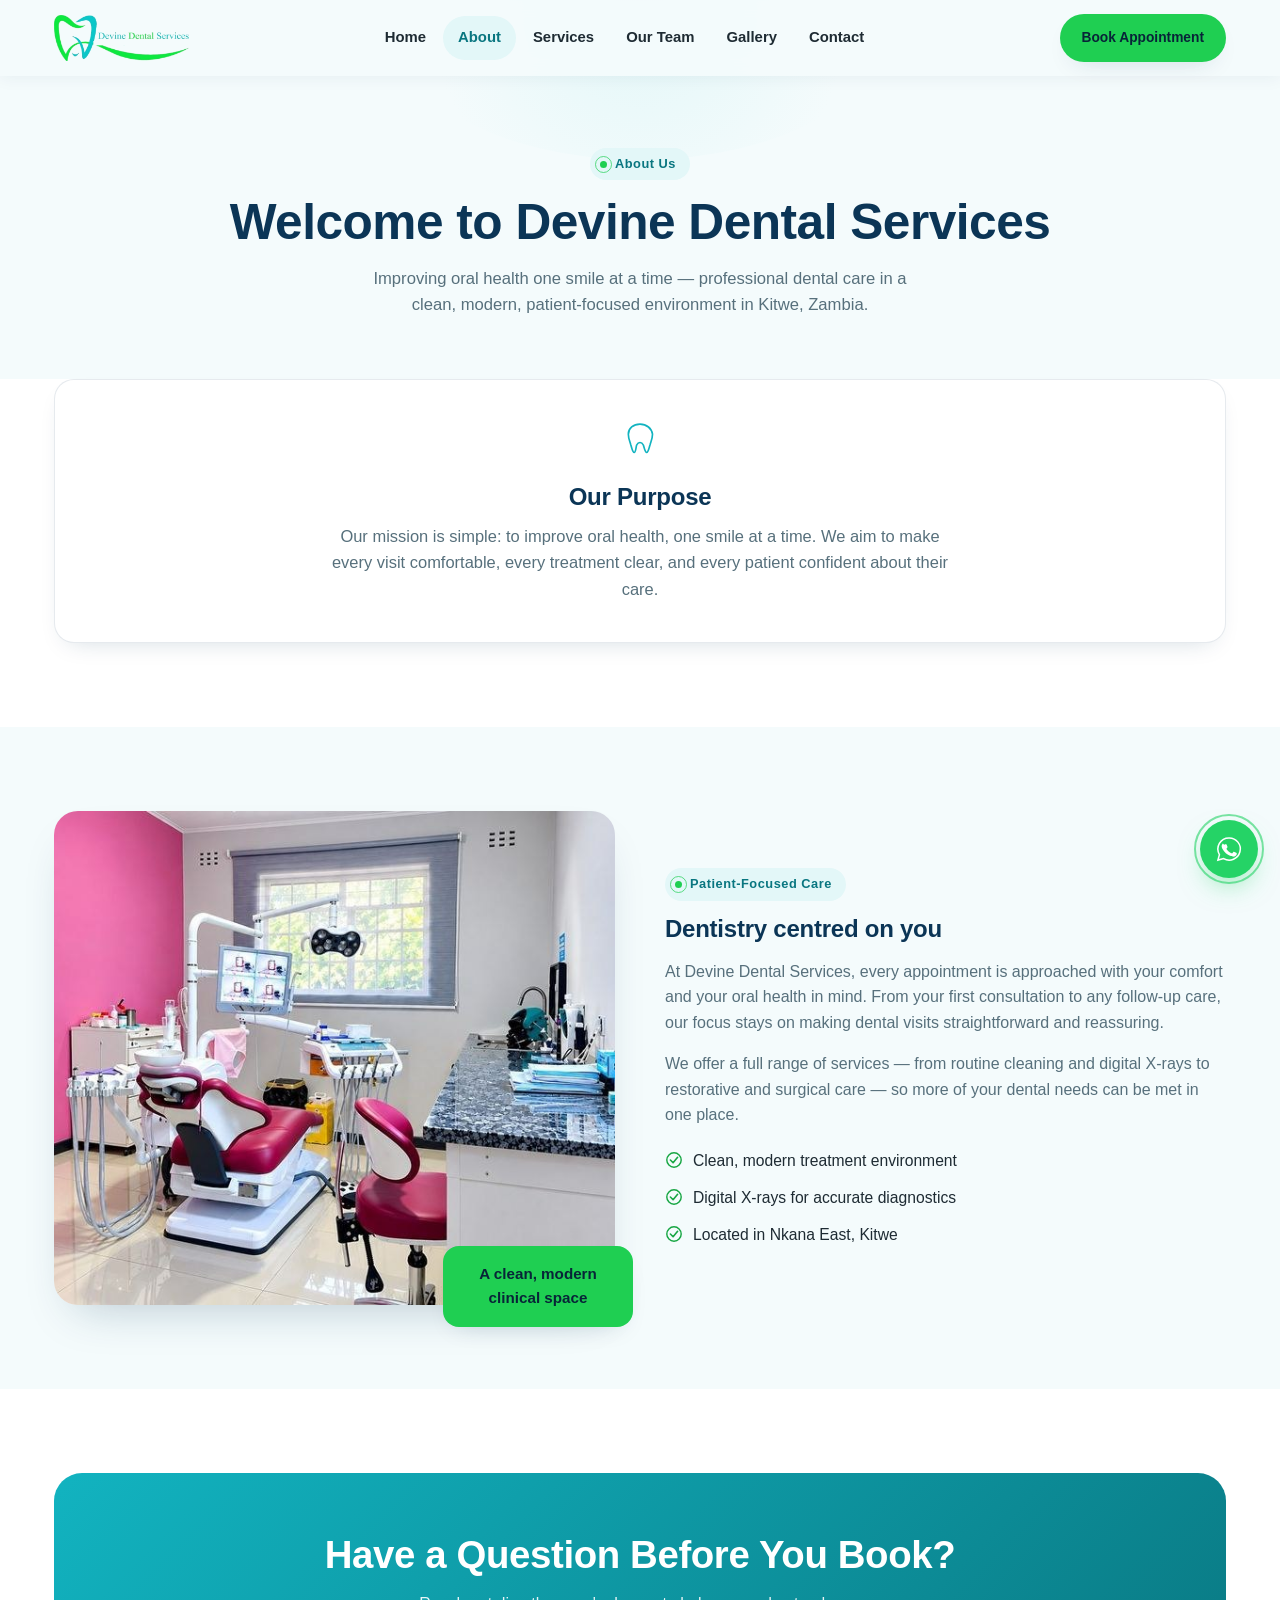
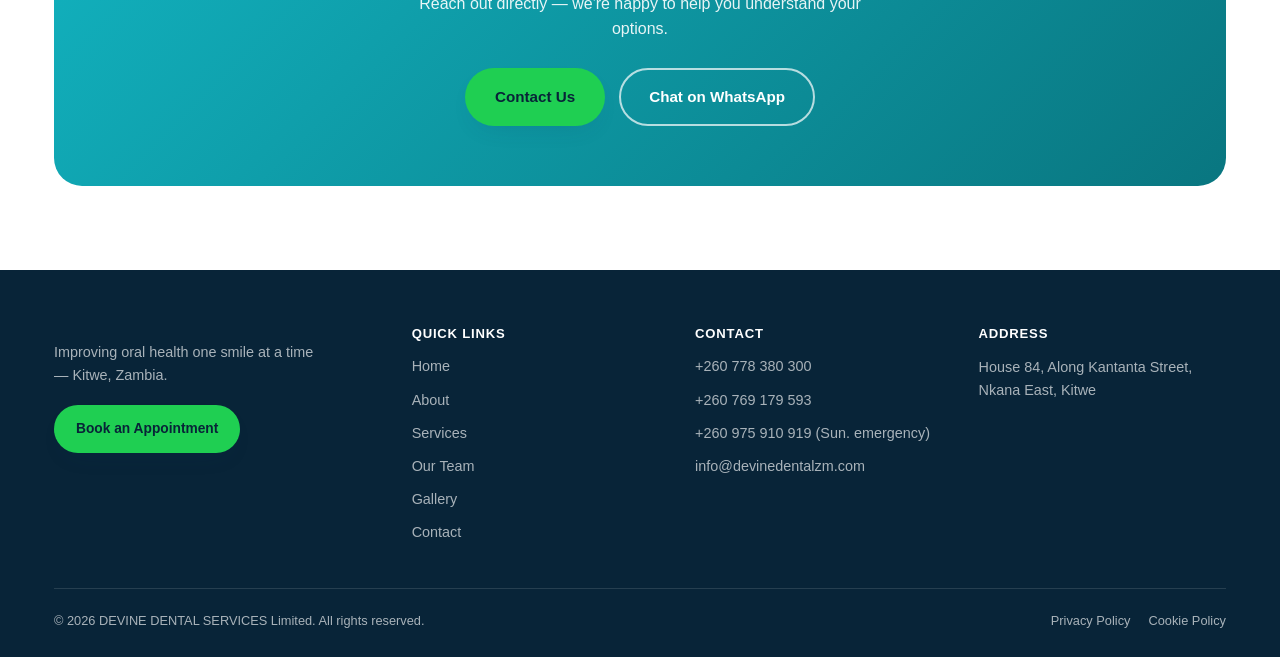
<file: about.html>
<!DOCTYPE html>
<html lang="en">
<head>
<meta charset="UTF-8">
<meta name="viewport" content="width=device-width, initial-scale=1.0">
<title>About Us — Devine Dental Services | Kitwe, Zambia</title>
<meta name="description" content="Learn about Devine Dental Services in Kitwe, Zambia — improving oral health one smile at a time.">
<meta http-equiv="Content-Security-Policy" content="default-src 'self'; script-src 'self' 'unsafe-inline'; style-src 'self' 'unsafe-inline' https://fonts.googleapis.com; font-src https://fonts.gstatic.com; img-src 'self' https://images.unsplash.com data:; frame-src https://www.google.com; connect-src 'self'; form-action 'self'; base-uri 'self'; object-src 'none'">
<meta name="referrer" content="strict-origin-when-cross-origin">
<link rel="icon" href="assets/img/logo-icon.png">
<link rel="stylesheet" href="css/style.css">
</head>
<body>

<header class="site-header">
  <div class="container nav-row">
    <a href="index.html" class="brand"><img src="assets/img/logo.png" alt="Devine Dental Services logo"></a>
    <nav class="nav-links" aria-label="Primary">
      <a href="index.html">Home</a><a href="about.html">About</a><a href="services.html">Services</a>
      <a href="team.html">Our Team</a><a href="gallery.html">Gallery</a><a href="contact.html">Contact</a>
    </nav>
    <div class="nav-actions">
      <a href="contact.html" class="btn btn-primary btn-sm">Book Appointment</a>
      <button class="nav-menu-btn" aria-label="Open menu" aria-expanded="false" aria-controls="mobileDrawer">
        <svg width="20" height="16" viewBox="0 0 20 16" fill="none"><path d="M0 1h20M0 8h20M0 15h20" stroke="currentColor" stroke-width="2"/></svg>
      </button>
    </div>
  </div>
</header>

<div class="mobile-drawer" id="mobileDrawer" role="dialog" aria-modal="true" aria-label="Mobile navigation" aria-hidden="true">
  <div class="mobile-drawer-backdrop"></div>
  <div class="mobile-drawer-panel">
    <div class="mobile-drawer-top">
      <img src="assets/img/logo.png" alt="Devine Dental Services" style="height:34px">
      <button class="mobile-drawer-close" aria-label="Close menu"><svg width="18" height="18" viewBox="0 0 18 18" fill="none"><path d="M1 1l16 16M17 1L1 17" stroke="currentColor" stroke-width="2"/></svg></button>
    </div>
    <nav aria-label="Mobile">
      <a href="index.html">Home</a><a href="about.html">About</a><a href="services.html">Services</a>
      <a href="team.html">Our Team</a><a href="gallery.html">Gallery</a><a href="contact.html">Contact</a>
    </nav>
    <div class="mobile-drawer-cta"><a href="contact.html" class="btn btn-primary btn-block">Book Appointment</a></div>
    <div class="mobile-drawer-quick">
      <strong style="font-size:.8rem;color:var(--navy)">Quick Contact</strong>
      <div class="row">
        <a href="tel:+260778380300"><svg width="18" height="18" viewBox="0 0 20 20" fill="none"><path d="M3 3c0 8 6 14 14 14l2-4-5-2-2 2c-2-1-4-3-5-5l2-2-2-5-4 2z" stroke="currentColor" stroke-width="1.6" stroke-linejoin="round"/></svg>Call</a>
        <a href="https://wa.me/260778380300" target="_blank" rel="noopener noreferrer"><svg width="18" height="18" viewBox="0 0 20 20" fill="none"><path d="M10 2a8 8 0 00-6.9 12l-1 4 4.1-1A8 8 0 1010 2z" stroke="currentColor" stroke-width="1.5"/></svg>WhatsApp</a>
        <a href="https://www.google.com/maps/dir/?api=1&destination=-12.8208934,28.22420173" target="_blank" rel="noopener noreferrer"><svg width="18" height="18" viewBox="0 0 20 20" fill="none"><path d="M2 4l8 6 8-6" stroke="currentColor" stroke-width="1.6"/><rect x="2" y="4" width="16" height="12" rx="2" stroke="currentColor" stroke-width="1.6"/></svg>Directions</a>
      </div>
    </div>
  </div>
</div>

<section class="page-hero">
  <div class="container inner">
    <span class="kicker"><span class="dot"></span>About Us</span>
    <h1>Welcome to Devine Dental Services</h1>
    <p>Improving oral health one smile at a time — professional dental care in a clean, modern, patient-focused environment in Kitwe, Zambia.</p>
  </div>
</section>

<section class="section section-white" style="padding-top:0">
  <div class="container">
    <div class="mission-card reveal">
      <svg width="40" height="40" viewBox="0 0 48 48" fill="none" xmlns="http://www.w3.org/2000/svg" aria-hidden="true" focusable="false"><path pathLength="1" d="M24 5C16 5 10 10 10 17c0 5 2 9 3 13 1 3 2 9 4 9s2-6 3-9c1-2 2-3 4-3s3 1 4 3c1 3 2 9 4 9s3-6 4-9c1-4 3-8 3-13C38 10 32 5 24 5z" stroke="currentColor" stroke-width="2" stroke-linecap="round" stroke-linejoin="round"/></svg>
      <h2>Our Purpose</h2>
      <p>Our mission is simple: to improve oral health, one smile at a time. We aim to make every visit comfortable, every treatment clear, and every patient confident about their care.</p>
    </div>
  </div>
</section>

<section class="section section-bg">
  <div class="container split">
    <div class="split-media reveal">
      <img src="assets/img/about-room.jpg" alt="Bright, clean dental treatment room" loading="lazy">
      <div class="badge">A clean, modern clinical space</div>
    </div>
    <div class="reveal">
      <span class="kicker"><span class="dot"></span>Patient-Focused Care</span>
      <h2>Dentistry centred on you</h2>
      <p>At Devine Dental Services, every appointment is approached with your comfort and your oral health in mind. From your first consultation to any follow-up care, our focus stays on making dental visits straightforward and reassuring.</p>
      <p>We offer a full range of services — from routine cleaning and digital X-rays to restorative and surgical care — so more of your dental needs can be met in one place.</p>
      <ul class="points">
        <li><svg width="18" height="18" viewBox="0 0 20 20" fill="none"><circle cx="10" cy="10" r="8" stroke="currentColor" stroke-width="1.6"/><path d="M6 10l3 3 5-6" stroke="currentColor" stroke-width="1.8" stroke-linecap="round" stroke-linejoin="round"/></svg>Clean, modern treatment environment</li>
        <li><svg width="18" height="18" viewBox="0 0 20 20" fill="none"><circle cx="10" cy="10" r="8" stroke="currentColor" stroke-width="1.6"/><path d="M6 10l3 3 5-6" stroke="currentColor" stroke-width="1.8" stroke-linecap="round" stroke-linejoin="round"/></svg>Digital X-rays for accurate diagnostics</li>
        <li><svg width="18" height="18" viewBox="0 0 20 20" fill="none"><circle cx="10" cy="10" r="8" stroke="currentColor" stroke-width="1.6"/><path d="M6 10l3 3 5-6" stroke="currentColor" stroke-width="1.8" stroke-linecap="round" stroke-linejoin="round"/></svg>Located in Nkana East, Kitwe</li>
      </ul>
    </div>
  </div>
</section>

<section class="section section-white">
  <div class="container">
    <div class="cta-band reveal">
      <h2>Have a Question Before You Book?</h2>
      <p>Reach out directly — we're happy to help you understand your options.</p>
      <div class="actions">
        <a href="contact.html" class="btn btn-primary">Contact Us</a>
        <a href="https://wa.me/260778380300" target="_blank" rel="noopener noreferrer" class="btn btn-outline">Chat on WhatsApp</a>
      </div>
    </div>
  </div>
</section>

<footer class="site-footer">
  <div class="container">
    <div class="footer-grid">
      <div class="footer-brand">
        <p>Improving oral health one smile at a time — Kitwe, Zambia.</p>
        <a href="contact.html" class="btn btn-primary btn-sm">Book an Appointment</a>
      </div>
      <div class="footer-col">
        <h4>QUICK LINKS</h4>
        <a href="index.html">Home</a><a href="about.html">About</a><a href="services.html">Services</a>
        <a href="team.html">Our Team</a><a href="gallery.html">Gallery</a><a href="contact.html">Contact</a>
      </div>
      <div class="footer-col">
        <h4>CONTACT</h4>
        <a href="tel:+260778380300">+260 778 380 300</a>
        <a href="tel:+260769179593">+260 769 179 593</a>
        <a href="tel:+260975910919">+260 975 910 919 (Sun. emergency)</a>
        <a href="mailto:info@devinedentalzm.com">info@devinedentalzm.com</a>
      </div>
      <div class="footer-col">
        <h4>ADDRESS</h4>
        <p>House 84, Along Kantanta Street, Nkana East, Kitwe</p>
      </div>
    </div>
    <div class="footer-bottom">
      <span>&copy; <span id="year"></span> DEVINE DENTAL SERVICES Limited. All rights reserved.</span>
      <div class="footer-legal">
        <a href="privacy.html">Privacy Policy</a>
        <a href="cookies.html">Cookie Policy</a>
      </div>
    </div>
  </div>
</footer>

<a href="https://wa.me/260778380300" target="_blank" rel="noopener noreferrer" class="wa-float" aria-label="Chat with us on WhatsApp">
  <svg width="28" height="28" viewBox="0 0 24 24" fill="none"><path d="M12 2.5a9.5 9.5 0 00-8.2 14.3L2.5 21.5l4.9-1.3A9.5 9.5 0 1012 2.5z" stroke="white" stroke-width="1.3" fill="none"/><path d="M8 8.5c.2-.6.5-.6.8-.6h.6c.2 0 .4 0 .6.4.2.5.7 1.6.7 1.8.1.1.1.3 0 .4-.1.2-.1.3-.3.5-.1.2-.3.3-.4.5-.1.1-.3.3-.1.6.2.3.8 1.3 1.8 2.1 1.2 1 2.1 1.3 2.5 1.5.3.1.5.1.6-.1.2-.2.7-.8.9-1.1.2-.3.4-.2.6-.1.2.1 1.5.7 1.8.8.3.1.5.2.5.3.1.2.1.9-.2 1.6-.3.7-1.6 1.4-2.2 1.4-.6.1-1.2.1-3.8-.9-3.2-1.3-5.2-4.5-5.4-4.7-.1-.2-1.3-1.7-1.3-3.2 0-1.5.8-2.2 1.1-2.5z" fill="white"/></svg>
</a>

<script src="js/main.js"></script>
<script>document.getElementById("year").textContent = new Date().getFullYear();</script>
</body>
</html>
</file>
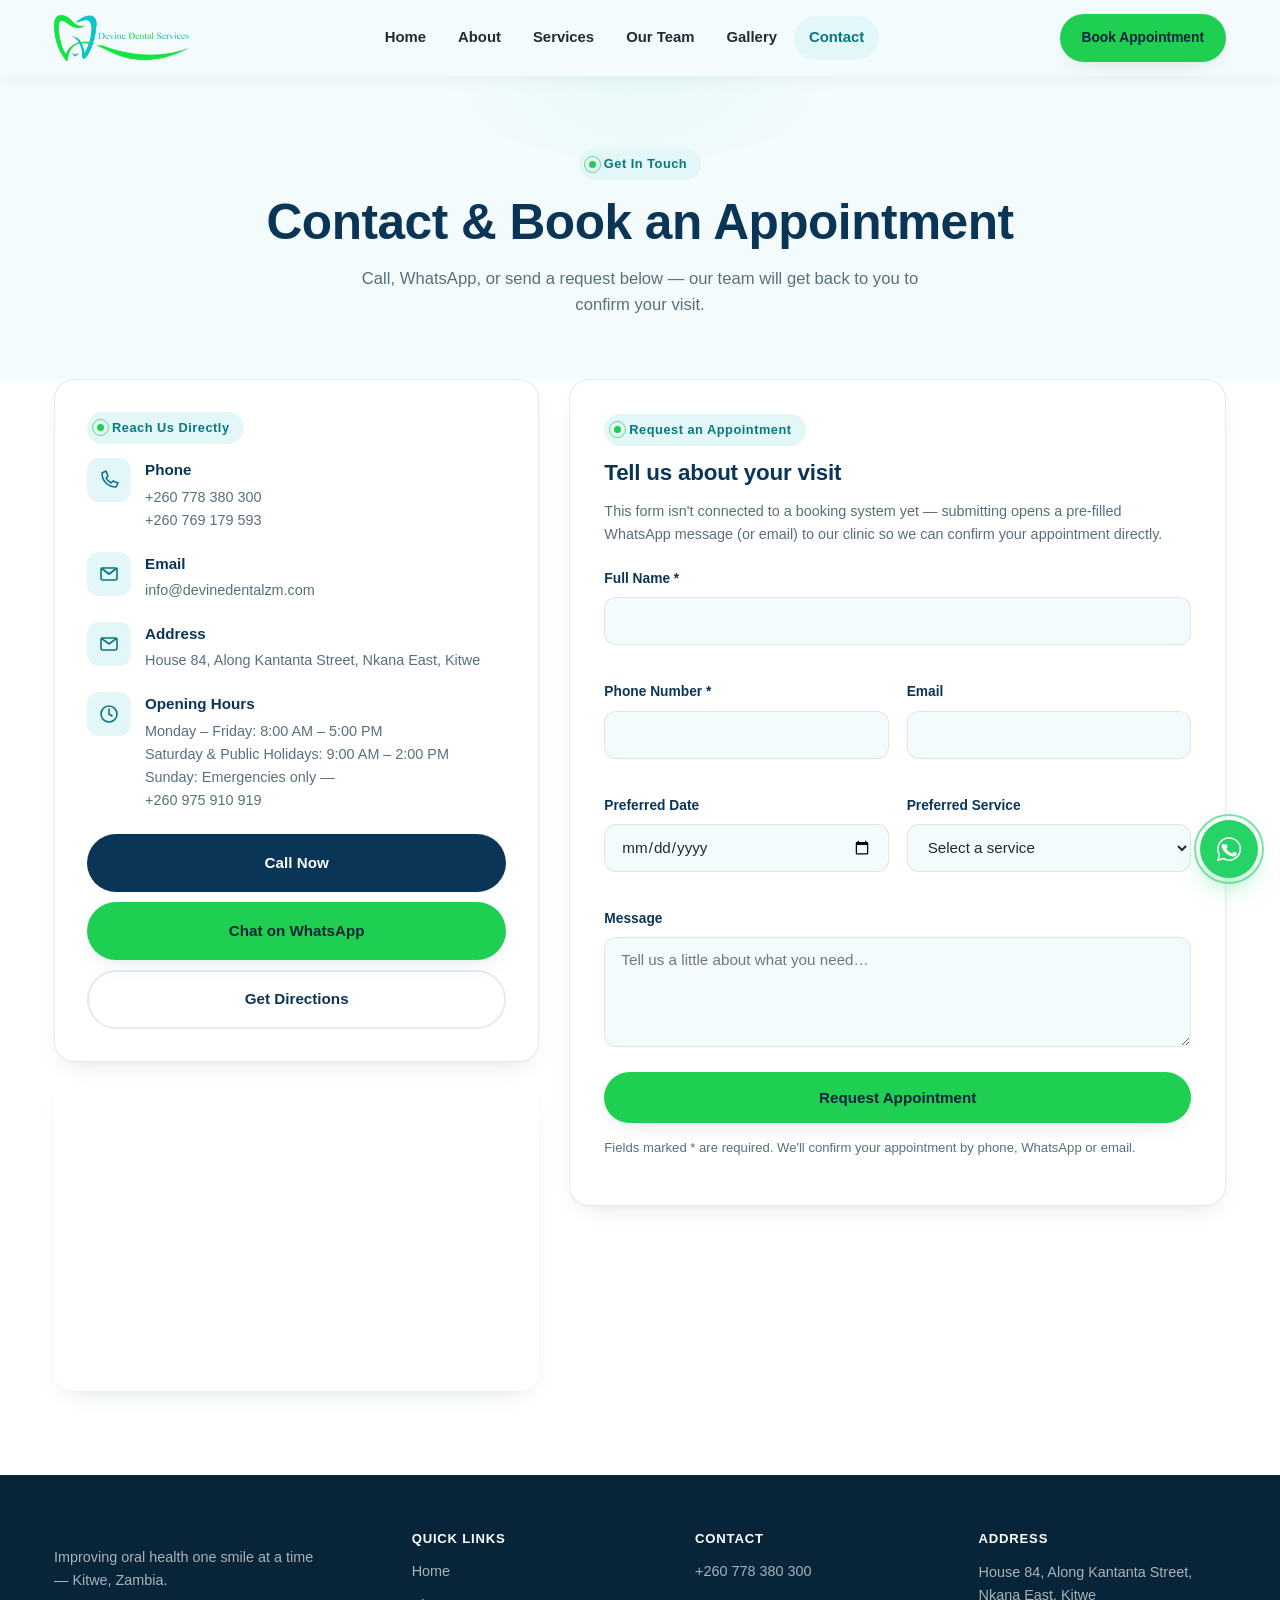
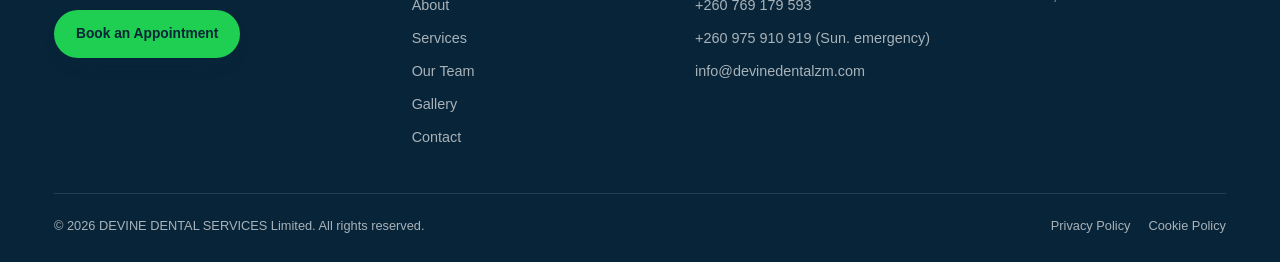
<file: contact.html>
<!DOCTYPE html>
<html lang="en">
<head>
<meta charset="UTF-8">
<meta name="viewport" content="width=device-width, initial-scale=1.0">
<title>Contact & Book an Appointment — Devine Dental Services | Kitwe, Zambia</title>
<meta name="description" content="Contact Devine Dental Services in Kitwe, Zambia or request an appointment online. Call, WhatsApp, or fill out our form.">
<meta http-equiv="Content-Security-Policy" content="default-src 'self'; script-src 'self' 'unsafe-inline'; style-src 'self' 'unsafe-inline' https://fonts.googleapis.com; font-src https://fonts.gstatic.com; img-src 'self' https://images.unsplash.com data:; frame-src https://www.google.com; connect-src 'self'; form-action 'self'; base-uri 'self'; object-src 'none'">
<meta name="referrer" content="strict-origin-when-cross-origin">
<link rel="icon" href="assets/img/logo-icon.png">
<link rel="stylesheet" href="css/style.css">
</head>
<body>

<header class="site-header">
  <div class="container nav-row">
    <a href="index.html" class="brand"><img src="assets/img/logo.png" alt="Devine Dental Services logo"></a>
    <nav class="nav-links" aria-label="Primary">
      <a href="index.html">Home</a><a href="about.html">About</a><a href="services.html">Services</a>
      <a href="team.html">Our Team</a><a href="gallery.html">Gallery</a><a href="contact.html">Contact</a>
    </nav>
    <div class="nav-actions">
      <a href="contact.html" class="btn btn-primary btn-sm">Book Appointment</a>
      <button class="nav-menu-btn" aria-label="Open menu" aria-expanded="false" aria-controls="mobileDrawer">
        <svg width="20" height="16" viewBox="0 0 20 16" fill="none"><path d="M0 1h20M0 8h20M0 15h20" stroke="currentColor" stroke-width="2"/></svg>
      </button>
    </div>
  </div>
</header>

<div class="mobile-drawer" id="mobileDrawer" role="dialog" aria-modal="true" aria-label="Mobile navigation" aria-hidden="true">
  <div class="mobile-drawer-backdrop"></div>
  <div class="mobile-drawer-panel">
    <div class="mobile-drawer-top">
      <img src="assets/img/logo.png" alt="Devine Dental Services" style="height:34px">
      <button class="mobile-drawer-close" aria-label="Close menu"><svg width="18" height="18" viewBox="0 0 18 18" fill="none"><path d="M1 1l16 16M17 1L1 17" stroke="currentColor" stroke-width="2"/></svg></button>
    </div>
    <nav aria-label="Mobile">
      <a href="index.html">Home</a><a href="about.html">About</a><a href="services.html">Services</a>
      <a href="team.html">Our Team</a><a href="gallery.html">Gallery</a><a href="contact.html">Contact</a>
    </nav>
    <div class="mobile-drawer-cta"><a href="contact.html" class="btn btn-primary btn-block">Book Appointment</a></div>
    <div class="mobile-drawer-quick">
      <strong style="font-size:.8rem;color:var(--navy)">Quick Contact</strong>
      <div class="row">
        <a href="tel:+260778380300"><svg width="18" height="18" viewBox="0 0 20 20" fill="none"><path d="M3 3c0 8 6 14 14 14l2-4-5-2-2 2c-2-1-4-3-5-5l2-2-2-5-4 2z" stroke="currentColor" stroke-width="1.6" stroke-linejoin="round"/></svg>Call</a>
        <a href="https://wa.me/260778380300" target="_blank" rel="noopener noreferrer"><svg width="18" height="18" viewBox="0 0 20 20" fill="none"><path d="M10 2a8 8 0 00-6.9 12l-1 4 4.1-1A8 8 0 1010 2z" stroke="currentColor" stroke-width="1.5"/></svg>WhatsApp</a>
        <a href="https://www.google.com/maps/dir/?api=1&destination=-12.8208934,28.22420173" target="_blank" rel="noopener noreferrer"><svg width="18" height="18" viewBox="0 0 20 20" fill="none"><path d="M2 4l8 6 8-6" stroke="currentColor" stroke-width="1.6"/><rect x="2" y="4" width="16" height="12" rx="2" stroke="currentColor" stroke-width="1.6"/></svg>Directions</a>
      </div>
    </div>
  </div>
</div>

<section class="page-hero">
  <div class="container inner">
    <span class="kicker"><span class="dot"></span>Get In Touch</span>
    <h1>Contact & Book an Appointment</h1>
    <p>Call, WhatsApp, or send a request below — our team will get back to you to confirm your visit.</p>
  </div>
</section>

<section class="section section-white" style="padding-top:0">
  <div class="container contact-grid">

    <div class="reveal">
      <div class="contact-info-card">
        <span class="kicker"><span class="dot"></span>Reach Us Directly</span>
        <div class="contact-row">
          <div class="ic"><svg width="20" height="20" viewBox="0 0 20 20" fill="none"><path d="M3 3c0 8 6 14 14 14l2-4-5-2-2 2c-2-1-4-3-5-5l2-2-2-5-4 2z" stroke="currentColor" stroke-width="1.6" stroke-linejoin="round"/></svg></div>
          <div><strong>Phone</strong>
            <a href="tel:+260778380300">+260 778 380 300</a>
            <a href="tel:+260769179593">+260 769 179 593</a>
          </div>
        </div>
        <div class="contact-row">
          <div class="ic"><svg width="20" height="20" viewBox="0 0 20 20" fill="none"><path d="M2 4l8 6 8-6" stroke="currentColor" stroke-width="1.8"/><rect x="2" y="4" width="16" height="12" rx="2" stroke="currentColor" stroke-width="1.6"/></svg></div>
          <div><strong>Email</strong><a href="mailto:info@devinedentalzm.com">info@devinedentalzm.com</a></div>
        </div>
        <div class="contact-row">
          <div class="ic"><svg width="20" height="20" viewBox="0 0 20 20" fill="none"><path d="M2 4l8 6 8-6" stroke="currentColor" stroke-width="1.6"/><rect x="2" y="4" width="16" height="12" rx="2" stroke="currentColor" stroke-width="1.6"/></svg></div>
          <div><strong>Address</strong><p>House 84, Along Kantanta Street, Nkana East, Kitwe</p></div>
        </div>
        <div class="contact-row">
          <div class="ic"><svg width="20" height="20" viewBox="0 0 20 20" fill="none"><circle cx="10" cy="10" r="8" stroke="currentColor" stroke-width="1.6"/><path d="M10 5v5l3 2" stroke="currentColor" stroke-width="1.6" stroke-linecap="round"/></svg></div>
          <div>
            <strong>Opening Hours</strong>
            <p style="margin:0">Monday – Friday: 8:00 AM – 5:00 PM</p>
            <p style="margin:0">Saturday & Public Holidays: 9:00 AM – 2:00 PM</p>
            <p style="margin:0">Sunday: Emergencies only — <a href="tel:+260975910919">+260 975 910 919</a></p>
          </div>
        </div>
        <div class="quick-contact-btns">
          <a href="tel:+260778380300" class="btn btn-navy btn-block">Call Now</a>
          <a href="https://wa.me/260778380300" target="_blank" rel="noopener noreferrer" class="btn btn-primary btn-block">Chat on WhatsApp</a>
          <a href="https://www.google.com/maps/dir/?api=1&destination=-12.8208934,28.22420173" target="_blank" rel="noopener noreferrer" class="btn btn-ghost btn-block">Get Directions</a>
        </div>
      </div>

      <div class="map-embed reveal" style="margin-top:22px">
        <iframe src="https://www.google.com/maps?q=-12.8208934,28.22420173&z=17&output=embed" loading="lazy" referrerpolicy="no-referrer-when-downgrade" title="Map to Devine Dental Services"></iframe>
      </div>
    </div>

    <div class="reveal">
      <form class="appt-form" id="apptForm">
        <span class="kicker"><span class="dot"></span>Request an Appointment</span>
        <h2 style="font-size:1.4rem;margin-bottom:6px">Tell us about your visit</h2>
        <p style="font-size:.9rem;margin-bottom:22px">This form isn't connected to a booking system yet — submitting opens a pre-filled WhatsApp message (or email) to our clinic so we can confirm your appointment directly.</p>

        <div class="form-success" id="apptSuccess">
          <svg width="20" height="20" viewBox="0 0 20 20" fill="none" style="flex-shrink:0"><circle cx="10" cy="10" r="8" stroke="currentColor" stroke-width="1.6"/><path d="M6 10l3 3 5-6" stroke="currentColor" stroke-width="1.8" stroke-linecap="round" stroke-linejoin="round"/></svg>
          <span>Request ready — tap below to send it to us on <a id="apptWaLink" href="#" target="_blank" rel="noopener noreferrer" style="color:var(--green-deep);font-weight:800">WhatsApp</a> or <a id="apptMailLink" href="#" style="color:var(--green-deep);font-weight:800">Email</a>.</span>
        </div>

        <div class="form-grid">
          <div class="field full">
            <label for="name">Full Name *</label>
            <input type="text" id="name" name="name" required autocomplete="name" maxlength="100">
          </div>
          <div class="field">
            <label for="phone">Phone Number *</label>
            <input type="tel" id="phone" name="phone" required autocomplete="tel" maxlength="20" pattern="[0-9+\-\s()]{6,20}" title="Enter a valid phone number">
          </div>
          <div class="field">
            <label for="email">Email</label>
            <input type="email" id="email" name="email" autocomplete="email" maxlength="120">
          </div>
          <div class="field">
            <label for="date">Preferred Date</label>
            <input type="date" id="date" name="date">
          </div>
          <div class="field">
            <label for="service">Preferred Service</label>
            <select id="service" name="service">
              <option value="">Select a service</option>
              <option>Dental Consultation</option>
              <option>Extractions</option>
              <option>Tooth Fillings</option>
              <option>Root Canal Treatment</option>
              <option>Teeth Cleaning</option>
              <option>Teeth Whitening</option>
              <option>Crowns and Bridges</option>
              <option>Implants</option>
              <option>Dentures</option>
              <option>Braces</option>
              <option>Veneers</option>
              <option>Digital X-Ray</option>
            </select>
          </div>
          <div class="field full">
            <label for="message">Message</label>
            <textarea id="message" name="message" placeholder="Tell us a little about what you need…" maxlength="800"></textarea>
          </div>
          <div class="hp-field" aria-hidden="true">
            <label for="hp_website">Leave this field empty</label>
            <input type="text" id="hp_website" name="hp_website" tabindex="-1" autocomplete="off">
          </div>
        </div>
        <button type="submit" class="btn btn-primary btn-block" id="apptSubmitBtn">Request Appointment</button>
        <p class="form-note">Fields marked * are required. We'll confirm your appointment by phone, WhatsApp or email.</p>
      </form>
    </div>

  </div>
</section>

<footer class="site-footer">
  <div class="container">
    <div class="footer-grid">
      <div class="footer-brand">
        <p>Improving oral health one smile at a time — Kitwe, Zambia.</p>
        <a href="contact.html" class="btn btn-primary btn-sm">Book an Appointment</a>
      </div>
      <div class="footer-col">
        <h4>QUICK LINKS</h4>
        <a href="index.html">Home</a><a href="about.html">About</a><a href="services.html">Services</a>
        <a href="team.html">Our Team</a><a href="gallery.html">Gallery</a><a href="contact.html">Contact</a>
      </div>
      <div class="footer-col">
        <h4>CONTACT</h4>
        <a href="tel:+260778380300">+260 778 380 300</a>
        <a href="tel:+260769179593">+260 769 179 593</a>
        <a href="tel:+260975910919">+260 975 910 919 (Sun. emergency)</a>
        <a href="mailto:info@devinedentalzm.com">info@devinedentalzm.com</a>
      </div>
      <div class="footer-col">
        <h4>ADDRESS</h4>
        <p>House 84, Along Kantanta Street, Nkana East, Kitwe</p>
      </div>
    </div>
    <div class="footer-bottom">
      <span>&copy; <span id="year"></span> DEVINE DENTAL SERVICES Limited. All rights reserved.</span>
      <div class="footer-legal">
        <a href="privacy.html">Privacy Policy</a>
        <a href="cookies.html">Cookie Policy</a>
      </div>
    </div>
  </div>
</footer>

<a href="https://wa.me/260778380300" target="_blank" rel="noopener noreferrer" class="wa-float" aria-label="Chat with us on WhatsApp">
  <svg width="28" height="28" viewBox="0 0 24 24" fill="none"><path d="M12 2.5a9.5 9.5 0 00-8.2 14.3L2.5 21.5l4.9-1.3A9.5 9.5 0 1012 2.5z" stroke="white" stroke-width="1.3" fill="none"/><path d="M8 8.5c.2-.6.5-.6.8-.6h.6c.2 0 .4 0 .6.4.2.5.7 1.6.7 1.8.1.1.1.3 0 .4-.1.2-.1.3-.3.5-.1.2-.3.3-.4.5-.1.1-.3.3-.1.6.2.3.8 1.3 1.8 2.1 1.2 1 2.1 1.3 2.5 1.5.3.1.5.1.6-.1.2-.2.7-.8.9-1.1.2-.3.4-.2.6-.1.2.1 1.5.7 1.8.8.3.1.5.2.5.3.1.2.1.9-.2 1.6-.3.7-1.6 1.4-2.2 1.4-.6.1-1.2.1-3.8-.9-3.2-1.3-5.2-4.5-5.4-4.7-.1-.2-1.3-1.7-1.3-3.2 0-1.5.8-2.2 1.1-2.5z" fill="white"/></svg>
</a>

<script src="js/data.js"></script>
<script src="js/main.js"></script>
<script src="js/contact.js"></script>
<script>document.getElementById("year").textContent = new Date().getFullYear();</script>
</body>
</html>
</file>
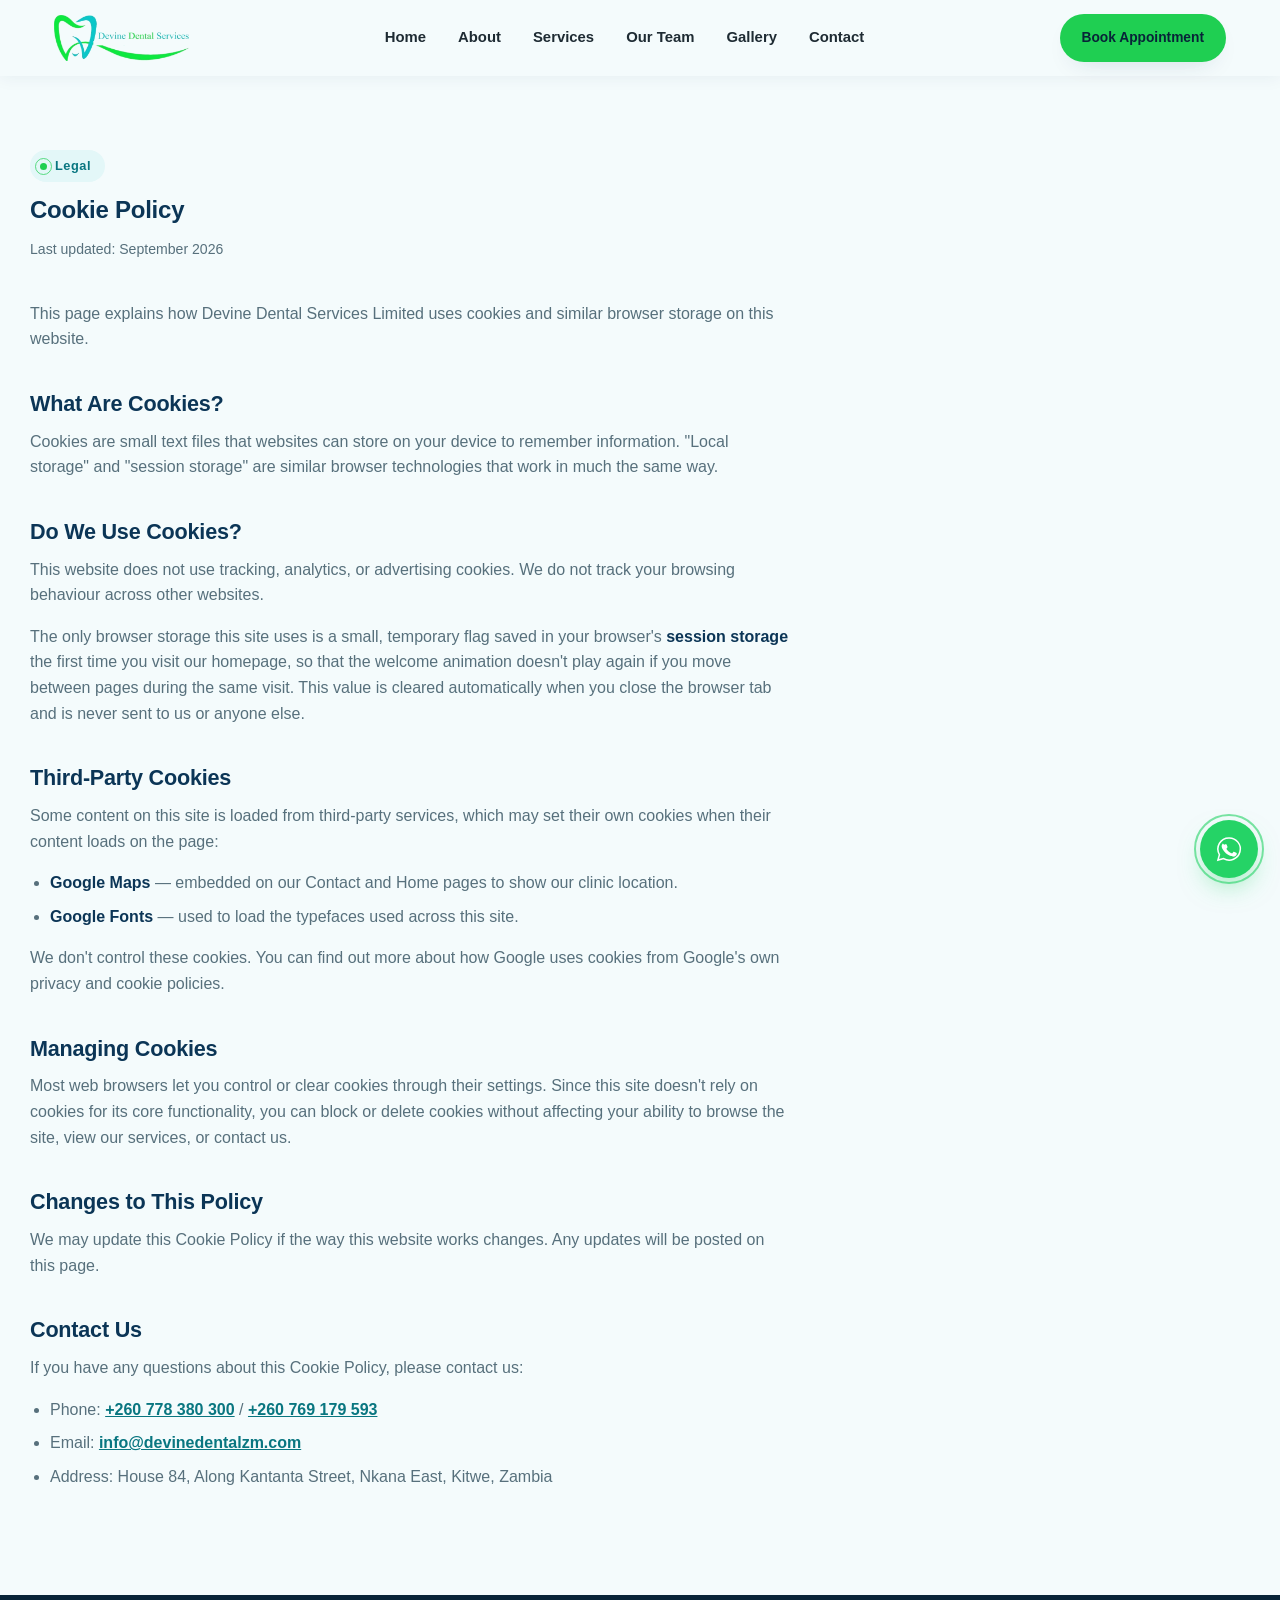
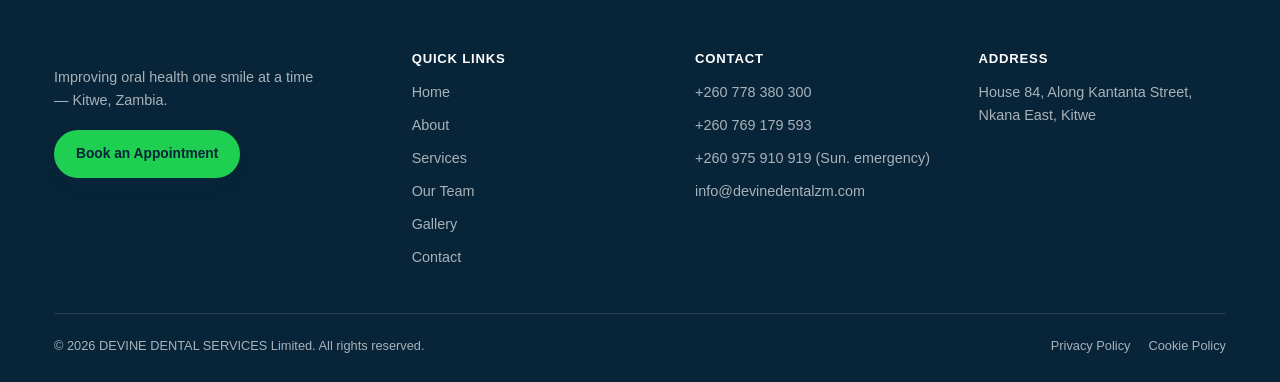
<file: cookies.html>
<!DOCTYPE html>
<html lang="en">
<head>
<meta charset="UTF-8">
<meta name="viewport" content="width=device-width, initial-scale=1.0">
<title>Cookie Policy — Devine Dental Services</title>
<meta name="description" content="Cookie Policy for Devine Dental Services, Kitwe, Zambia.">
<meta http-equiv="Content-Security-Policy" content="default-src 'self'; script-src 'self' 'unsafe-inline'; style-src 'self' 'unsafe-inline' https://fonts.googleapis.com; font-src https://fonts.gstatic.com; img-src 'self' https://images.unsplash.com data:; frame-src https://www.google.com; connect-src 'self'; form-action 'self'; base-uri 'self'; object-src 'none'">
<meta name="referrer" content="strict-origin-when-cross-origin">
<link rel="icon" href="assets/img/logo-icon.png">
<link rel="stylesheet" href="css/style.css">
</head>
<body>

<header class="site-header">
  <div class="container nav-row">
    <a href="index.html" class="brand"><img src="assets/img/logo.png" alt="Devine Dental Services logo"></a>
    <nav class="nav-links" aria-label="Primary">
      <a href="index.html">Home</a><a href="about.html">About</a><a href="services.html">Services</a>
      <a href="team.html">Our Team</a><a href="gallery.html">Gallery</a><a href="contact.html">Contact</a>
    </nav>
    <div class="nav-actions">
      <a href="contact.html" class="btn btn-primary btn-sm">Book Appointment</a>
      <button class="nav-menu-btn" aria-label="Open menu" aria-expanded="false" aria-controls="mobileDrawer">
        <svg width="20" height="16" viewBox="0 0 20 16" fill="none"><path d="M0 1h20M0 8h20M0 15h20" stroke="currentColor" stroke-width="2"/></svg>
      </button>
    </div>
  </div>
</header>

<div class="mobile-drawer" id="mobileDrawer" role="dialog" aria-modal="true" aria-label="Mobile navigation" aria-hidden="true">
  <div class="mobile-drawer-backdrop"></div>
  <div class="mobile-drawer-panel">
    <div class="mobile-drawer-top">
      <img src="assets/img/logo.png" alt="Devine Dental Services" style="height:34px">
      <button class="mobile-drawer-close" aria-label="Close menu"><svg width="18" height="18" viewBox="0 0 18 18" fill="none"><path d="M1 1l16 16M17 1L1 17" stroke="currentColor" stroke-width="2"/></svg></button>
    </div>
    <nav aria-label="Mobile">
      <a href="index.html">Home</a><a href="about.html">About</a><a href="services.html">Services</a>
      <a href="team.html">Our Team</a><a href="gallery.html">Gallery</a><a href="contact.html">Contact</a>
    </nav>
    <div class="mobile-drawer-cta"><a href="contact.html" class="btn btn-primary btn-block">Book Appointment</a></div>
    <div class="mobile-drawer-quick">
      <strong style="font-size:.8rem;color:var(--navy)">Quick Contact</strong>
      <div class="row">
        <a href="tel:+260778380300"><svg width="18" height="18" viewBox="0 0 20 20" fill="none"><path d="M3 3c0 8 6 14 14 14l2-4-5-2-2 2c-2-1-4-3-5-5l2-2-2-5-4 2z" stroke="currentColor" stroke-width="1.6" stroke-linejoin="round"/></svg>Call</a>
        <a href="https://wa.me/260778380300" target="_blank" rel="noopener noreferrer"><svg width="18" height="18" viewBox="0 0 20 20" fill="none"><path d="M10 2a8 8 0 00-6.9 12l-1 4 4.1-1A8 8 0 1010 2z" stroke="currentColor" stroke-width="1.5"/></svg>WhatsApp</a>
        <a href="https://www.google.com/maps/dir/?api=1&destination=-12.8208934,28.22420173" target="_blank" rel="noopener noreferrer"><svg width="18" height="18" viewBox="0 0 20 20" fill="none"><path d="M2 4l8 6 8-6" stroke="currentColor" stroke-width="1.6"/><rect x="2" y="4" width="16" height="12" rx="2" stroke="currentColor" stroke-width="1.6"/></svg>Directions</a>
      </div>
    </div>
  </div>
</div>

<section class="legal-page container">
  <span class="kicker"><span class="dot"></span>Legal</span>
  <h1 style="margin-bottom:6px">Cookie Policy</h1>
  <p class="updated">Last updated: September 2026</p>

  <div class="legal-content">
    <p>This page explains how Devine Dental Services Limited uses cookies and similar browser storage on this website.</p>

    <h2>What Are Cookies?</h2>
    <p>Cookies are small text files that websites can store on your device to remember information. "Local storage" and "session storage" are similar browser technologies that work in much the same way.</p>

    <h2>Do We Use Cookies?</h2>
    <p>This website does not use tracking, analytics, or advertising cookies. We do not track your browsing behaviour across other websites.</p>
    <p>The only browser storage this site uses is a small, temporary flag saved in your browser's <strong>session storage</strong> the first time you visit our homepage, so that the welcome animation doesn't play again if you move between pages during the same visit. This value is cleared automatically when you close the browser tab and is never sent to us or anyone else.</p>

    <h2>Third-Party Cookies</h2>
    <p>Some content on this site is loaded from third-party services, which may set their own cookies when their content loads on the page:</p>
    <ul>
      <li><strong>Google Maps</strong> — embedded on our Contact and Home pages to show our clinic location.</li>
      <li><strong>Google Fonts</strong> — used to load the typefaces used across this site.</li>
    </ul>
    <p>We don't control these cookies. You can find out more about how Google uses cookies from Google's own privacy and cookie policies.</p>

    <h2>Managing Cookies</h2>
    <p>Most web browsers let you control or clear cookies through their settings. Since this site doesn't rely on cookies for its core functionality, you can block or delete cookies without affecting your ability to browse the site, view our services, or contact us.</p>

    <h2>Changes to This Policy</h2>
    <p>We may update this Cookie Policy if the way this website works changes. Any updates will be posted on this page.</p>

    <h2>Contact Us</h2>
    <p>If you have any questions about this Cookie Policy, please contact us:</p>
    <ul>
      <li>Phone: <a href="tel:+260778380300">+260 778 380 300</a> / <a href="tel:+260769179593">+260 769 179 593</a></li>
      <li>Email: <a href="mailto:info@devinedentalzm.com">info@devinedentalzm.com</a></li>
      <li>Address: House 84, Along Kantanta Street, Nkana East, Kitwe, Zambia</li>
    </ul>
  </div>
</section>

<footer class="site-footer">
  <div class="container">
    <div class="footer-grid">
      <div class="footer-brand">
        <p>Improving oral health one smile at a time — Kitwe, Zambia.</p>
        <a href="contact.html" class="btn btn-primary btn-sm">Book an Appointment</a>
      </div>
      <div class="footer-col">
        <h4>QUICK LINKS</h4>
        <a href="index.html">Home</a><a href="about.html">About</a><a href="services.html">Services</a>
        <a href="team.html">Our Team</a><a href="gallery.html">Gallery</a><a href="contact.html">Contact</a>
      </div>
      <div class="footer-col">
        <h4>CONTACT</h4>
        <a href="tel:+260778380300">+260 778 380 300</a>
        <a href="tel:+260769179593">+260 769 179 593</a>
        <a href="tel:+260975910919">+260 975 910 919 (Sun. emergency)</a>
        <a href="mailto:info@devinedentalzm.com">info@devinedentalzm.com</a>
      </div>
      <div class="footer-col">
        <h4>ADDRESS</h4>
        <p>House 84, Along Kantanta Street, Nkana East, Kitwe</p>
      </div>
    </div>
    <div class="footer-bottom">
      <span>&copy; <span id="year"></span> DEVINE DENTAL SERVICES Limited. All rights reserved.</span>
      <div class="footer-legal">
        <a href="privacy.html">Privacy Policy</a>
        <a href="cookies.html">Cookie Policy</a>
      </div>
    </div>
  </div>
</footer>

<a href="https://wa.me/260778380300" target="_blank" rel="noopener noreferrer" class="wa-float" aria-label="Chat with us on WhatsApp">
  <svg width="28" height="28" viewBox="0 0 24 24" fill="none"><path d="M12 2.5a9.5 9.5 0 00-8.2 14.3L2.5 21.5l4.9-1.3A9.5 9.5 0 1012 2.5z" stroke="white" stroke-width="1.3" fill="none"/><path d="M8 8.5c.2-.6.5-.6.8-.6h.6c.2 0 .4 0 .6.4.2.5.7 1.6.7 1.8.1.1.1.3 0 .4-.1.2-.1.3-.3.5-.1.2-.3.3-.4.5-.1.1-.3.3-.1.6.2.3.8 1.3 1.8 2.1 1.2 1 2.1 1.3 2.5 1.5.3.1.5.1.6-.1.2-.2.7-.8.9-1.1.2-.3.4-.2.6-.1.2.1 1.5.7 1.8.8.3.1.5.2.5.3.1.2.1.9-.2 1.6-.3.7-1.6 1.4-2.2 1.4-.6.1-1.2.1-3.8-.9-3.2-1.3-5.2-4.5-5.4-4.7-.1-.2-1.3-1.7-1.3-3.2 0-1.5.8-2.2 1.1-2.5z" fill="white"/></svg>
</a>

<script src="js/main.js"></script>
<script>document.getElementById("year").textContent = new Date().getFullYear();</script>
</body>
</html>
</file>
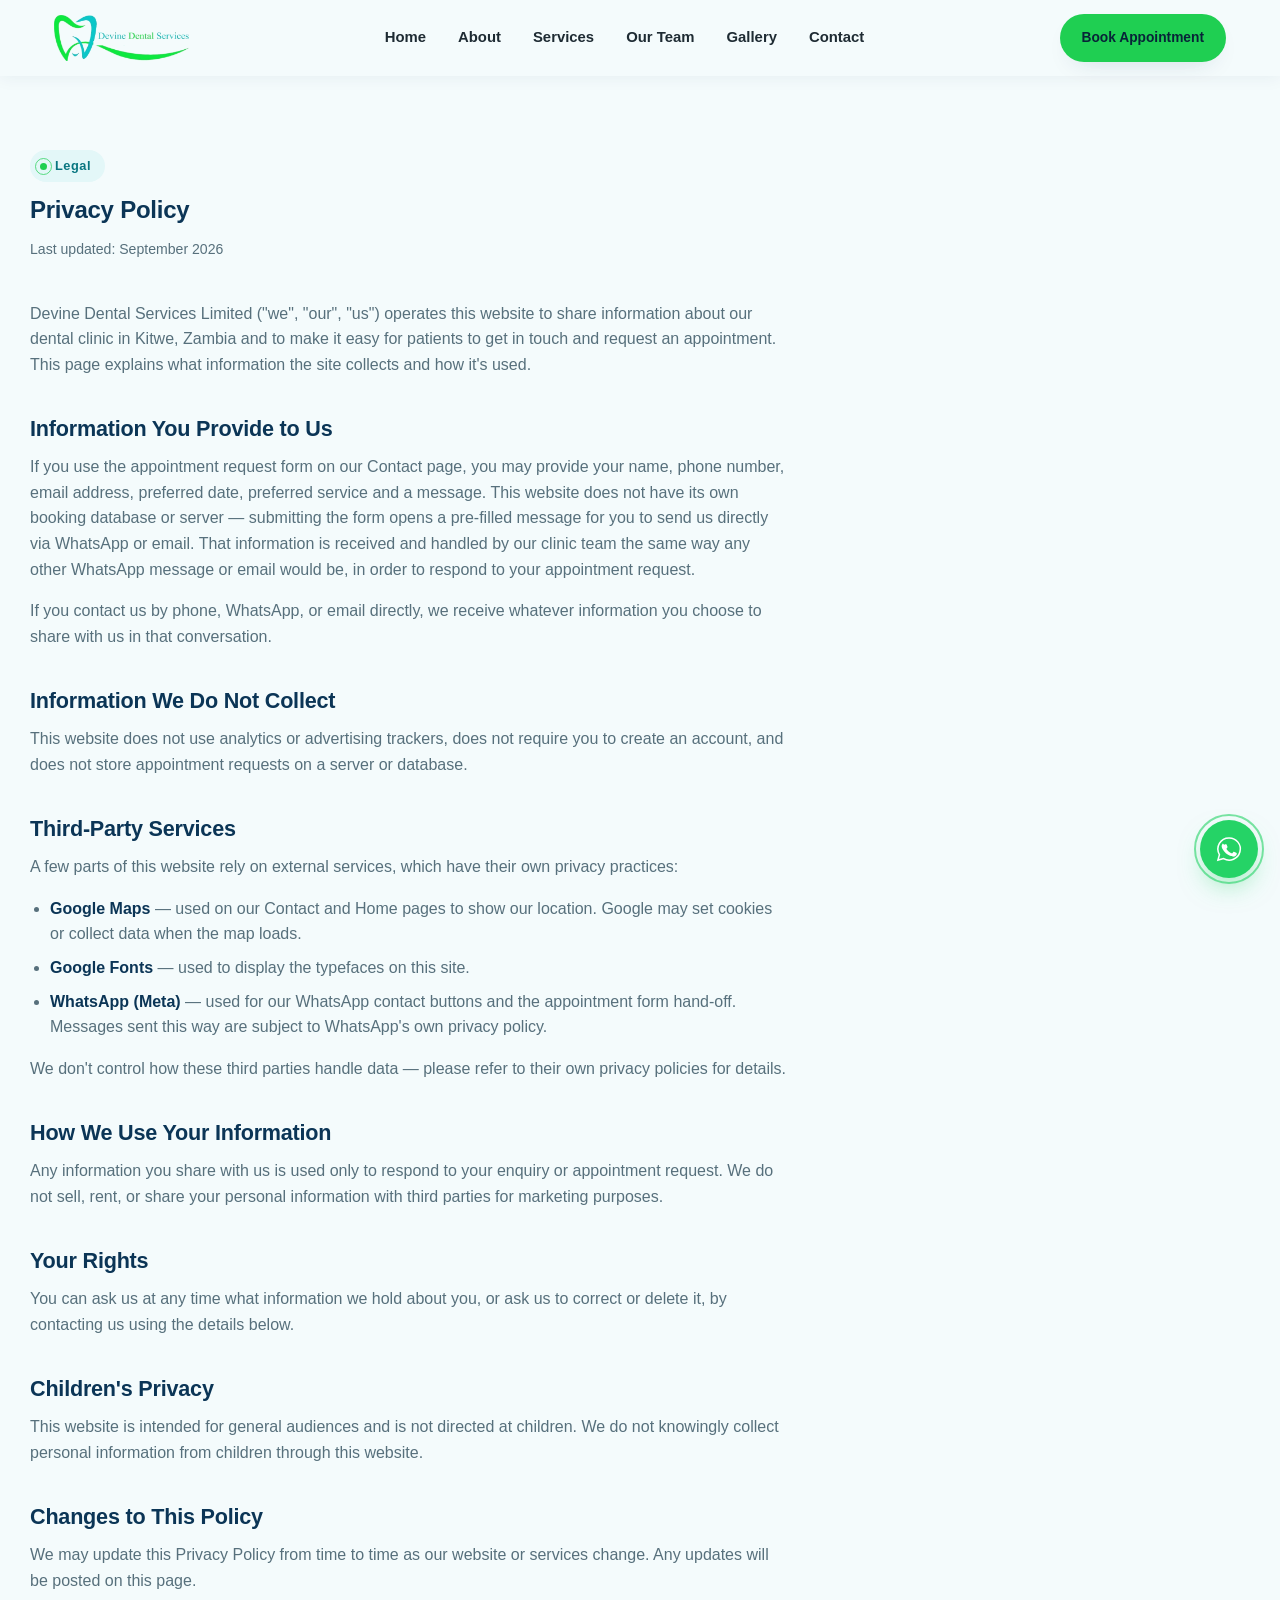
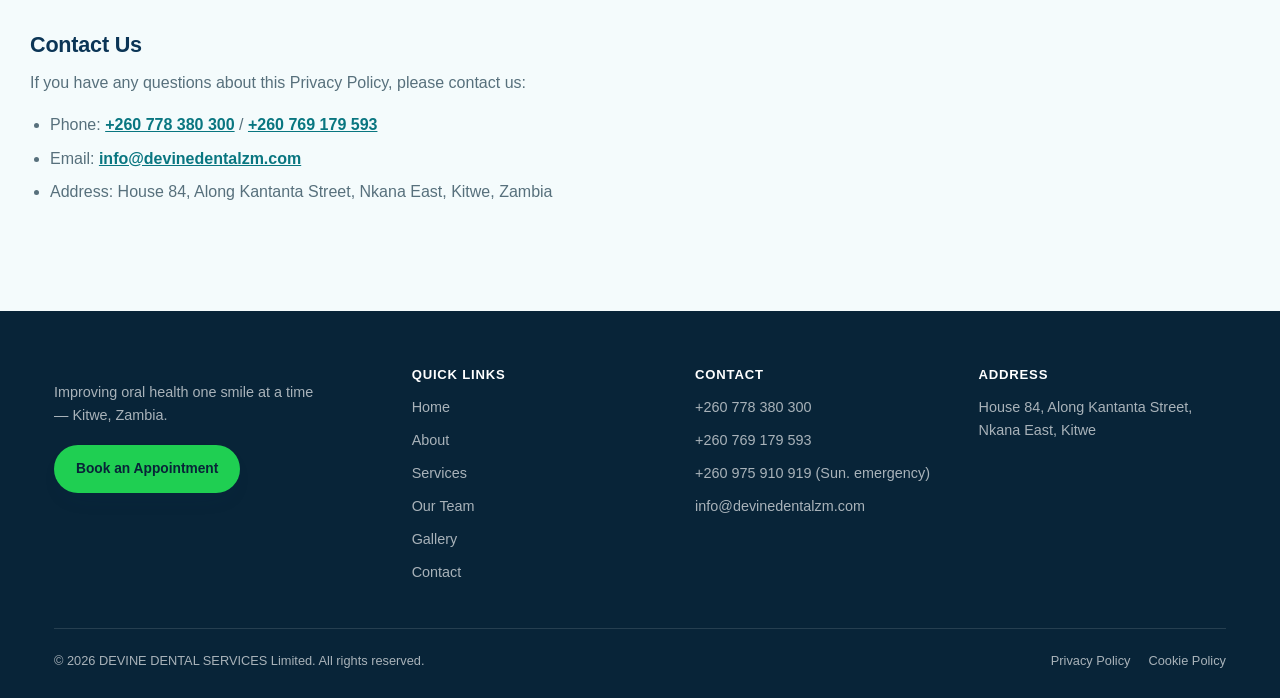
<file: privacy.html>
<!DOCTYPE html>
<html lang="en">
<head>
<meta charset="UTF-8">
<meta name="viewport" content="width=device-width, initial-scale=1.0">
<title>Privacy Policy — Devine Dental Services</title>
<meta name="description" content="Privacy Policy for Devine Dental Services, Kitwe, Zambia.">
<meta http-equiv="Content-Security-Policy" content="default-src 'self'; script-src 'self' 'unsafe-inline'; style-src 'self' 'unsafe-inline' https://fonts.googleapis.com; font-src https://fonts.gstatic.com; img-src 'self' https://images.unsplash.com data:; frame-src https://www.google.com; connect-src 'self'; form-action 'self'; base-uri 'self'; object-src 'none'">
<meta name="referrer" content="strict-origin-when-cross-origin">
<link rel="icon" href="assets/img/logo-icon.png">
<link rel="stylesheet" href="css/style.css">
</head>
<body>

<header class="site-header">
  <div class="container nav-row">
    <a href="index.html" class="brand"><img src="assets/img/logo.png" alt="Devine Dental Services logo"></a>
    <nav class="nav-links" aria-label="Primary">
      <a href="index.html">Home</a><a href="about.html">About</a><a href="services.html">Services</a>
      <a href="team.html">Our Team</a><a href="gallery.html">Gallery</a><a href="contact.html">Contact</a>
    </nav>
    <div class="nav-actions">
      <a href="contact.html" class="btn btn-primary btn-sm">Book Appointment</a>
      <button class="nav-menu-btn" aria-label="Open menu" aria-expanded="false" aria-controls="mobileDrawer">
        <svg width="20" height="16" viewBox="0 0 20 16" fill="none"><path d="M0 1h20M0 8h20M0 15h20" stroke="currentColor" stroke-width="2"/></svg>
      </button>
    </div>
  </div>
</header>

<div class="mobile-drawer" id="mobileDrawer" role="dialog" aria-modal="true" aria-label="Mobile navigation" aria-hidden="true">
  <div class="mobile-drawer-backdrop"></div>
  <div class="mobile-drawer-panel">
    <div class="mobile-drawer-top">
      <img src="assets/img/logo.png" alt="Devine Dental Services" style="height:34px">
      <button class="mobile-drawer-close" aria-label="Close menu"><svg width="18" height="18" viewBox="0 0 18 18" fill="none"><path d="M1 1l16 16M17 1L1 17" stroke="currentColor" stroke-width="2"/></svg></button>
    </div>
    <nav aria-label="Mobile">
      <a href="index.html">Home</a><a href="about.html">About</a><a href="services.html">Services</a>
      <a href="team.html">Our Team</a><a href="gallery.html">Gallery</a><a href="contact.html">Contact</a>
    </nav>
    <div class="mobile-drawer-cta"><a href="contact.html" class="btn btn-primary btn-block">Book Appointment</a></div>
    <div class="mobile-drawer-quick">
      <strong style="font-size:.8rem;color:var(--navy)">Quick Contact</strong>
      <div class="row">
        <a href="tel:+260778380300"><svg width="18" height="18" viewBox="0 0 20 20" fill="none"><path d="M3 3c0 8 6 14 14 14l2-4-5-2-2 2c-2-1-4-3-5-5l2-2-2-5-4 2z" stroke="currentColor" stroke-width="1.6" stroke-linejoin="round"/></svg>Call</a>
        <a href="https://wa.me/260778380300" target="_blank" rel="noopener noreferrer"><svg width="18" height="18" viewBox="0 0 20 20" fill="none"><path d="M10 2a8 8 0 00-6.9 12l-1 4 4.1-1A8 8 0 1010 2z" stroke="currentColor" stroke-width="1.5"/></svg>WhatsApp</a>
        <a href="https://www.google.com/maps/dir/?api=1&destination=-12.8208934,28.22420173" target="_blank" rel="noopener noreferrer"><svg width="18" height="18" viewBox="0 0 20 20" fill="none"><path d="M2 4l8 6 8-6" stroke="currentColor" stroke-width="1.6"/><rect x="2" y="4" width="16" height="12" rx="2" stroke="currentColor" stroke-width="1.6"/></svg>Directions</a>
      </div>
    </div>
  </div>
</div>

<section class="legal-page container">
  <span class="kicker"><span class="dot"></span>Legal</span>
  <h1 style="margin-bottom:6px">Privacy Policy</h1>
  <p class="updated">Last updated: September 2026</p>

  <div class="legal-content">
    <p>Devine Dental Services Limited ("we", "our", "us") operates this website to share information about our dental clinic in Kitwe, Zambia and to make it easy for patients to get in touch and request an appointment. This page explains what information the site collects and how it's used.</p>

    <h2>Information You Provide to Us</h2>
    <p>If you use the appointment request form on our Contact page, you may provide your name, phone number, email address, preferred date, preferred service and a message. This website does not have its own booking database or server — submitting the form opens a pre-filled message for you to send us directly via WhatsApp or email. That information is received and handled by our clinic team the same way any other WhatsApp message or email would be, in order to respond to your appointment request.</p>
    <p>If you contact us by phone, WhatsApp, or email directly, we receive whatever information you choose to share with us in that conversation.</p>

    <h2>Information We Do Not Collect</h2>
    <p>This website does not use analytics or advertising trackers, does not require you to create an account, and does not store appointment requests on a server or database.</p>

    <h2>Third-Party Services</h2>
    <p>A few parts of this website rely on external services, which have their own privacy practices:</p>
    <ul>
      <li><strong>Google Maps</strong> — used on our Contact and Home pages to show our location. Google may set cookies or collect data when the map loads.</li>
      <li><strong>Google Fonts</strong> — used to display the typefaces on this site.</li>
      <li><strong>WhatsApp (Meta)</strong> — used for our WhatsApp contact buttons and the appointment form hand-off. Messages sent this way are subject to WhatsApp's own privacy policy.</li>
    </ul>
    <p>We don't control how these third parties handle data — please refer to their own privacy policies for details.</p>

    <h2>How We Use Your Information</h2>
    <p>Any information you share with us is used only to respond to your enquiry or appointment request. We do not sell, rent, or share your personal information with third parties for marketing purposes.</p>

    <h2>Your Rights</h2>
    <p>You can ask us at any time what information we hold about you, or ask us to correct or delete it, by contacting us using the details below.</p>

    <h2>Children's Privacy</h2>
    <p>This website is intended for general audiences and is not directed at children. We do not knowingly collect personal information from children through this website.</p>

    <h2>Changes to This Policy</h2>
    <p>We may update this Privacy Policy from time to time as our website or services change. Any updates will be posted on this page.</p>

    <h2>Contact Us</h2>
    <p>If you have any questions about this Privacy Policy, please contact us:</p>
    <ul>
      <li>Phone: <a href="tel:+260778380300">+260 778 380 300</a> / <a href="tel:+260769179593">+260 769 179 593</a></li>
      <li>Email: <a href="mailto:info@devinedentalzm.com">info@devinedentalzm.com</a></li>
      <li>Address: House 84, Along Kantanta Street, Nkana East, Kitwe, Zambia</li>
    </ul>
  </div>
</section>

<footer class="site-footer">
  <div class="container">
    <div class="footer-grid">
      <div class="footer-brand">
        <p>Improving oral health one smile at a time — Kitwe, Zambia.</p>
        <a href="contact.html" class="btn btn-primary btn-sm">Book an Appointment</a>
      </div>
      <div class="footer-col">
        <h4>QUICK LINKS</h4>
        <a href="index.html">Home</a><a href="about.html">About</a><a href="services.html">Services</a>
        <a href="team.html">Our Team</a><a href="gallery.html">Gallery</a><a href="contact.html">Contact</a>
      </div>
      <div class="footer-col">
        <h4>CONTACT</h4>
        <a href="tel:+260778380300">+260 778 380 300</a>
        <a href="tel:+260769179593">+260 769 179 593</a>
        <a href="tel:+260975910919">+260 975 910 919 (Sun. emergency)</a>
        <a href="mailto:info@devinedentalzm.com">info@devinedentalzm.com</a>
      </div>
      <div class="footer-col">
        <h4>ADDRESS</h4>
        <p>House 84, Along Kantanta Street, Nkana East, Kitwe</p>
      </div>
    </div>
    <div class="footer-bottom">
      <span>&copy; <span id="year"></span> DEVINE DENTAL SERVICES Limited. All rights reserved.</span>
      <div class="footer-legal">
        <a href="privacy.html">Privacy Policy</a>
        <a href="cookies.html">Cookie Policy</a>
      </div>
    </div>
  </div>
</footer>

<a href="https://wa.me/260778380300" target="_blank" rel="noopener noreferrer" class="wa-float" aria-label="Chat with us on WhatsApp">
  <svg width="28" height="28" viewBox="0 0 24 24" fill="none"><path d="M12 2.5a9.5 9.5 0 00-8.2 14.3L2.5 21.5l4.9-1.3A9.5 9.5 0 1012 2.5z" stroke="white" stroke-width="1.3" fill="none"/><path d="M8 8.5c.2-.6.5-.6.8-.6h.6c.2 0 .4 0 .6.4.2.5.7 1.6.7 1.8.1.1.1.3 0 .4-.1.2-.1.3-.3.5-.1.2-.3.3-.4.5-.1.1-.3.3-.1.6.2.3.8 1.3 1.8 2.1 1.2 1 2.1 1.3 2.5 1.5.3.1.5.1.6-.1.2-.2.7-.8.9-1.1.2-.3.4-.2.6-.1.2.1 1.5.7 1.8.8.3.1.5.2.5.3.1.2.1.9-.2 1.6-.3.7-1.6 1.4-2.2 1.4-.6.1-1.2.1-3.8-.9-3.2-1.3-5.2-4.5-5.4-4.7-.1-.2-1.3-1.7-1.3-3.2 0-1.5.8-2.2 1.1-2.5z" fill="white"/></svg>
</a>

<script src="js/main.js"></script>
<script>document.getElementById("year").textContent = new Date().getFullYear();</script>
</body>
</html>
</file>
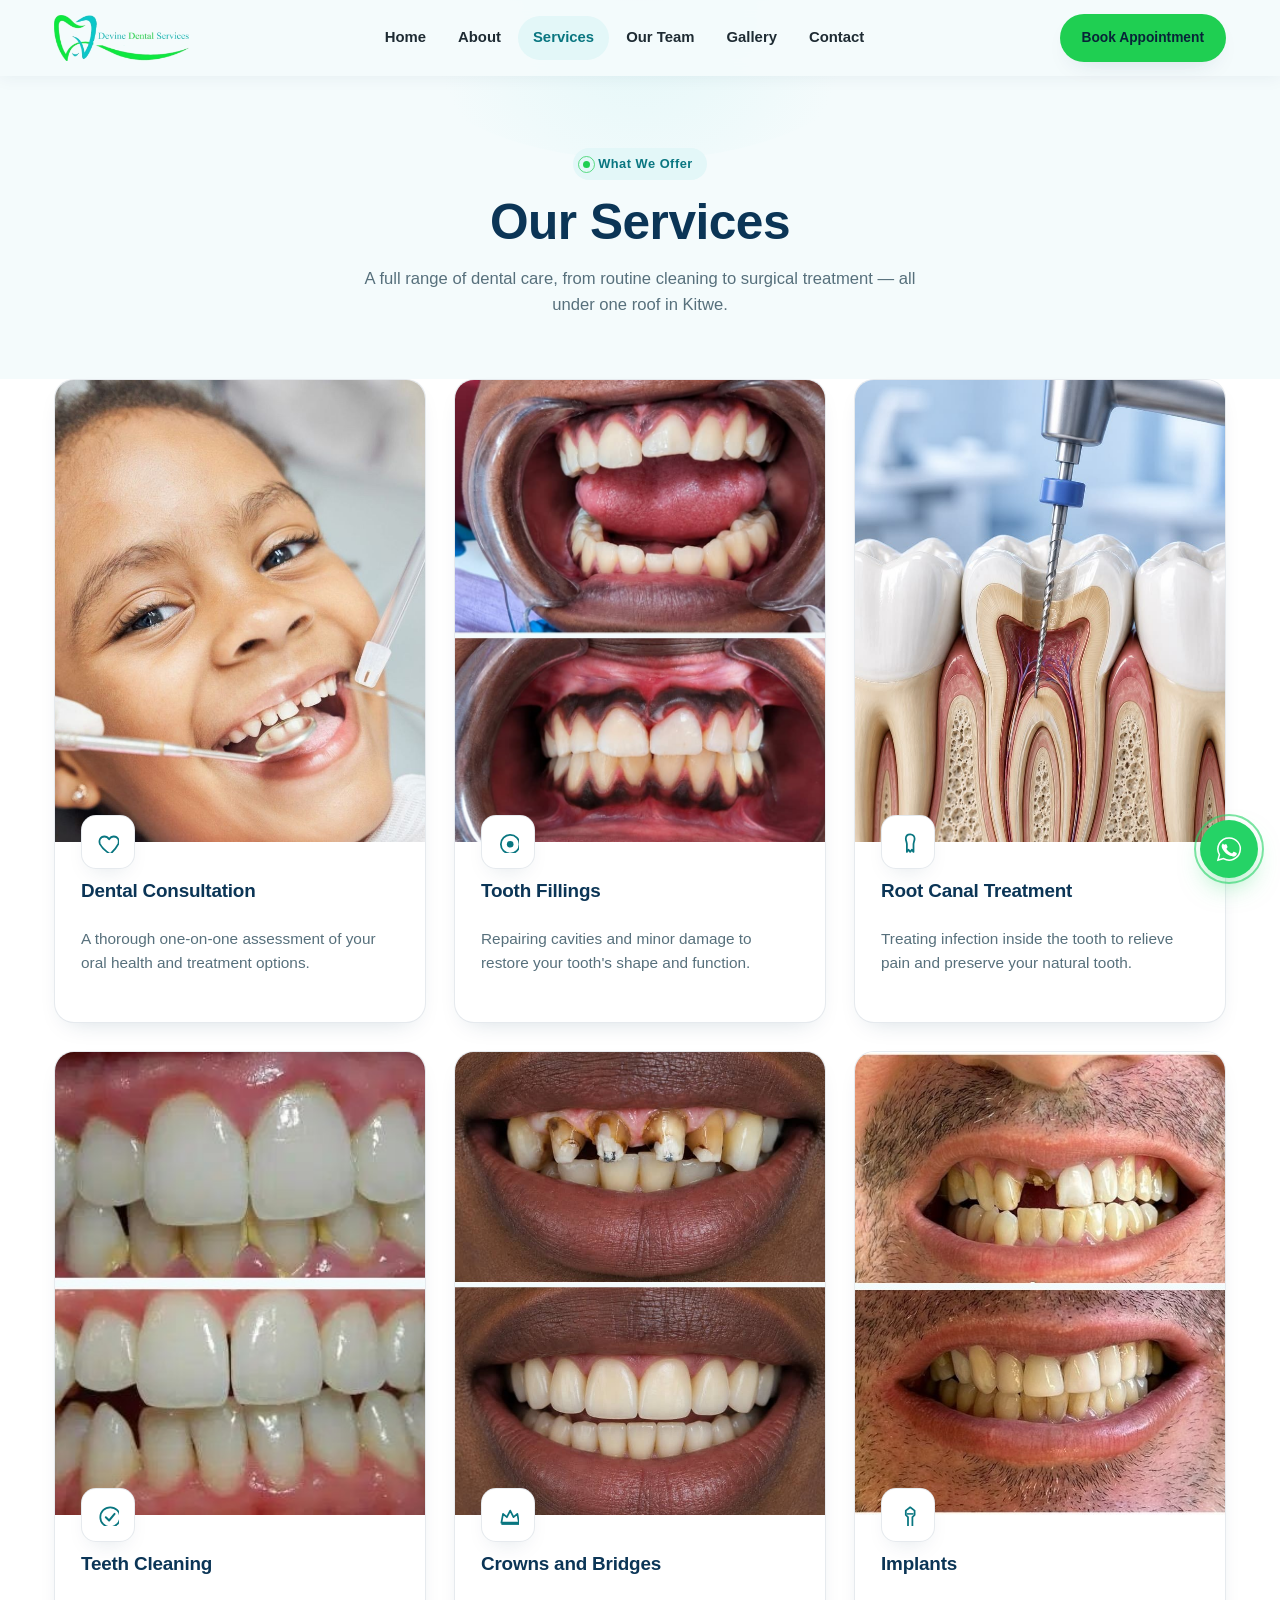
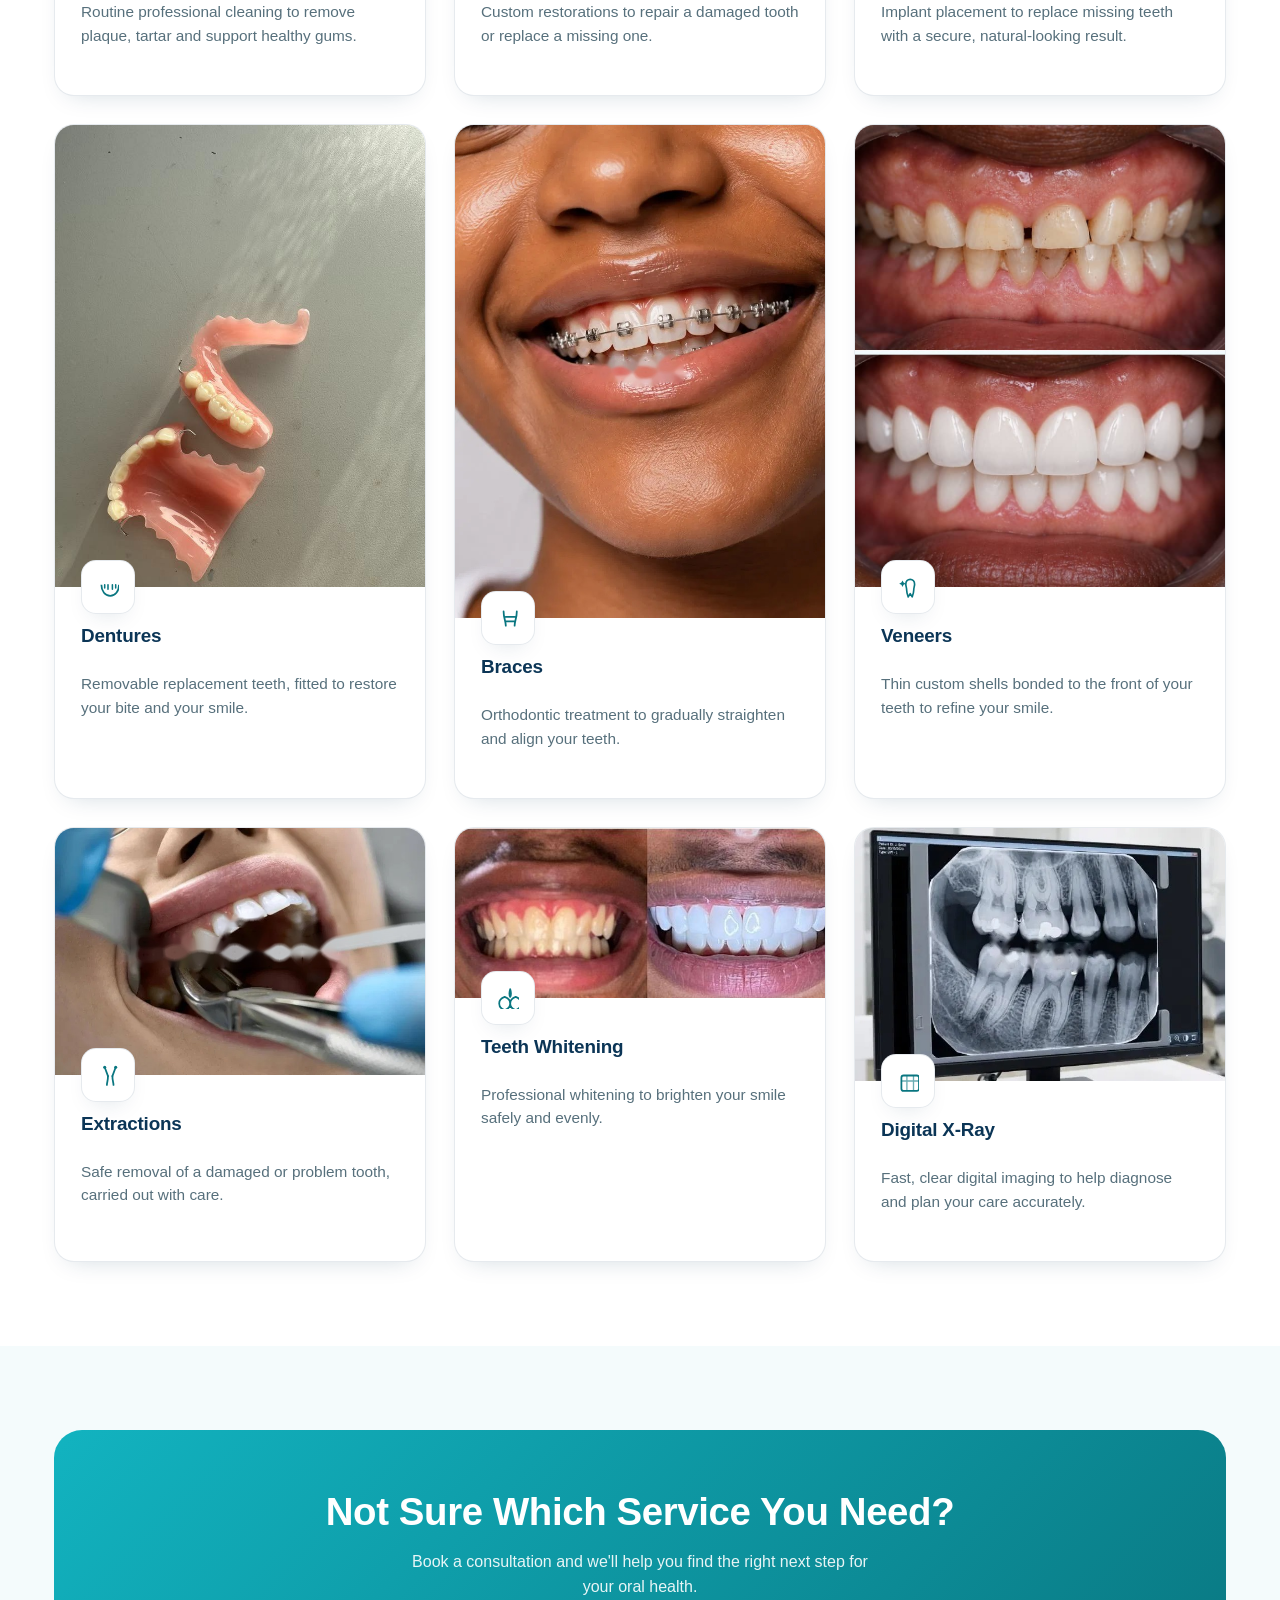
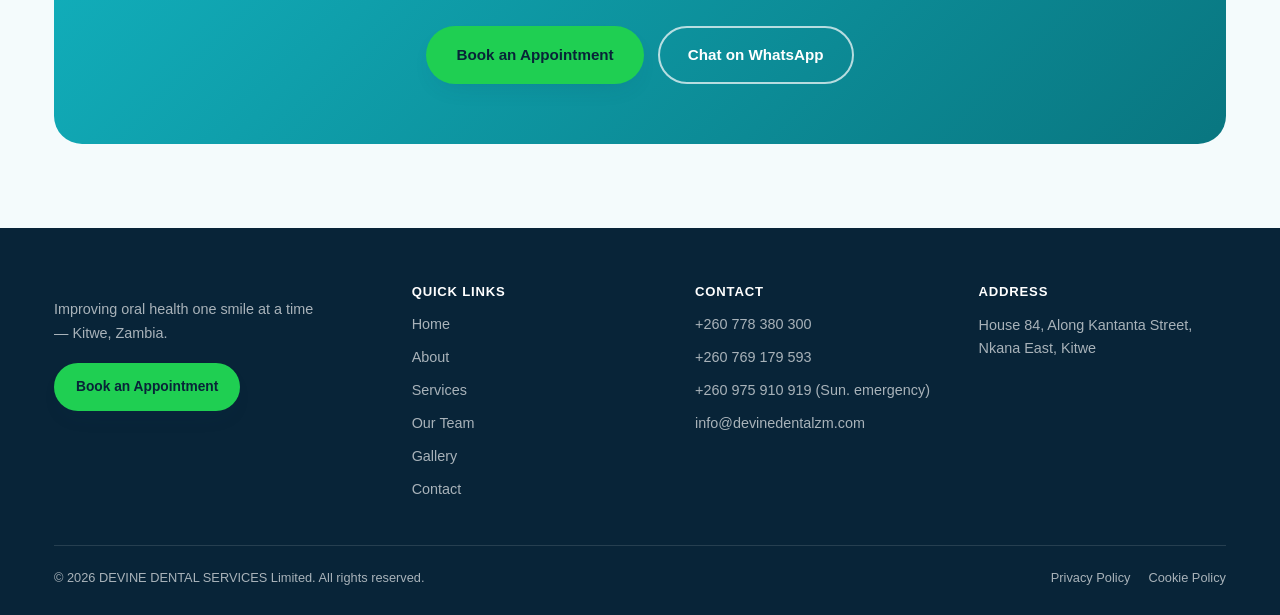
<file: services.html>
<!DOCTYPE html>
<html lang="en">
<head>
<meta charset="UTF-8">
<meta name="viewport" content="width=device-width, initial-scale=1.0">
<title>Our Services — Devine Dental Services | Kitwe, Zambia</title>
<meta name="description" content="Teeth whitening, dental cleaning, digital X-rays, crowns, bridges & braces, consultations, surgical extractions & implants, fillings and root canal treatment.">
<meta http-equiv="Content-Security-Policy" content="default-src 'self'; script-src 'self' 'unsafe-inline'; style-src 'self' 'unsafe-inline' https://fonts.googleapis.com; font-src https://fonts.gstatic.com; img-src 'self' https://images.unsplash.com data:; frame-src https://www.google.com; connect-src 'self'; form-action 'self'; base-uri 'self'; object-src 'none'">
<meta name="referrer" content="strict-origin-when-cross-origin">
<link rel="icon" href="assets/img/logo-icon.png">
<link rel="stylesheet" href="css/style.css">
</head>
<body>

<header class="site-header">
  <div class="container nav-row">
    <a href="index.html" class="brand"><img src="assets/img/logo.png" alt="Devine Dental Services logo"></a>
    <nav class="nav-links" aria-label="Primary">
      <a href="index.html">Home</a><a href="about.html">About</a><a href="services.html">Services</a>
      <a href="team.html">Our Team</a><a href="gallery.html">Gallery</a><a href="contact.html">Contact</a>
    </nav>
    <div class="nav-actions">
      <a href="contact.html" class="btn btn-primary btn-sm">Book Appointment</a>
      <button class="nav-menu-btn" aria-label="Open menu" aria-expanded="false" aria-controls="mobileDrawer">
        <svg width="20" height="16" viewBox="0 0 20 16" fill="none"><path d="M0 1h20M0 8h20M0 15h20" stroke="currentColor" stroke-width="2"/></svg>
      </button>
    </div>
  </div>
</header>

<div class="mobile-drawer" id="mobileDrawer" role="dialog" aria-modal="true" aria-label="Mobile navigation" aria-hidden="true">
  <div class="mobile-drawer-backdrop"></div>
  <div class="mobile-drawer-panel">
    <div class="mobile-drawer-top">
      <img src="assets/img/logo.png" alt="Devine Dental Services" style="height:34px">
      <button class="mobile-drawer-close" aria-label="Close menu"><svg width="18" height="18" viewBox="0 0 18 18" fill="none"><path d="M1 1l16 16M17 1L1 17" stroke="currentColor" stroke-width="2"/></svg></button>
    </div>
    <nav aria-label="Mobile">
      <a href="index.html">Home</a><a href="about.html">About</a><a href="services.html">Services</a>
      <a href="team.html">Our Team</a><a href="gallery.html">Gallery</a><a href="contact.html">Contact</a>
    </nav>
    <div class="mobile-drawer-cta"><a href="contact.html" class="btn btn-primary btn-block">Book Appointment</a></div>
    <div class="mobile-drawer-quick">
      <strong style="font-size:.8rem;color:var(--navy)">Quick Contact</strong>
      <div class="row">
        <a href="tel:+260778380300"><svg width="18" height="18" viewBox="0 0 20 20" fill="none"><path d="M3 3c0 8 6 14 14 14l2-4-5-2-2 2c-2-1-4-3-5-5l2-2-2-5-4 2z" stroke="currentColor" stroke-width="1.6" stroke-linejoin="round"/></svg>Call</a>
        <a href="https://wa.me/260778380300" target="_blank" rel="noopener noreferrer"><svg width="18" height="18" viewBox="0 0 20 20" fill="none"><path d="M10 2a8 8 0 00-6.9 12l-1 4 4.1-1A8 8 0 1010 2z" stroke="currentColor" stroke-width="1.5"/></svg>WhatsApp</a>
        <a href="https://www.google.com/maps/dir/?api=1&destination=-12.8208934,28.22420173" target="_blank" rel="noopener noreferrer"><svg width="18" height="18" viewBox="0 0 20 20" fill="none"><path d="M2 4l8 6 8-6" stroke="currentColor" stroke-width="1.6"/><rect x="2" y="4" width="16" height="12" rx="2" stroke="currentColor" stroke-width="1.6"/></svg>Directions</a>
      </div>
    </div>
  </div>
</div>

<section class="page-hero">
  <div class="container inner">
    <span class="kicker"><span class="dot"></span>What We Offer</span>
    <h1>Our Services</h1>
    <p>A full range of dental care, from routine cleaning to surgical treatment — all under one roof in Kitwe.</p>
  </div>
</section>

<section class="section section-white" style="padding-top:0">
  <div class="container">
    <div class="services-grid" id="servicesAll"></div>
  </div>
</section>

<section class="section section-bg">
  <div class="container">
    <div class="cta-band reveal">
      <h2>Not Sure Which Service You Need?</h2>
      <p>Book a consultation and we'll help you find the right next step for your oral health.</p>
      <div class="actions">
        <a href="contact.html" class="btn btn-primary">Book an Appointment</a>
        <a href="https://wa.me/260778380300" target="_blank" rel="noopener noreferrer" class="btn btn-outline">Chat on WhatsApp</a>
      </div>
    </div>
  </div>
</section>

<footer class="site-footer">
  <div class="container">
    <div class="footer-grid">
      <div class="footer-brand">
        <p>Improving oral health one smile at a time — Kitwe, Zambia.</p>
        <a href="contact.html" class="btn btn-primary btn-sm">Book an Appointment</a>
      </div>
      <div class="footer-col">
        <h4>QUICK LINKS</h4>
        <a href="index.html">Home</a><a href="about.html">About</a><a href="services.html">Services</a>
        <a href="team.html">Our Team</a><a href="gallery.html">Gallery</a><a href="contact.html">Contact</a>
      </div>
      <div class="footer-col">
        <h4>CONTACT</h4>
        <a href="tel:+260778380300">+260 778 380 300</a>
        <a href="tel:+260769179593">+260 769 179 593</a>
        <a href="tel:+260975910919">+260 975 910 919 (Sun. emergency)</a>
        <a href="mailto:info@devinedentalzm.com">info@devinedentalzm.com</a>
      </div>
      <div class="footer-col">
        <h4>ADDRESS</h4>
        <p>House 84, Along Kantanta Street, Nkana East, Kitwe</p>
      </div>
    </div>
    <div class="footer-bottom">
      <span>&copy; <span id="year"></span> DEVINE DENTAL SERVICES Limited. All rights reserved.</span>
      <div class="footer-legal">
        <a href="privacy.html">Privacy Policy</a>
        <a href="cookies.html">Cookie Policy</a>
      </div>
    </div>
  </div>
</footer>

<a href="https://wa.me/260778380300" target="_blank" rel="noopener noreferrer" class="wa-float" aria-label="Chat with us on WhatsApp">
  <svg width="28" height="28" viewBox="0 0 24 24" fill="none"><path d="M12 2.5a9.5 9.5 0 00-8.2 14.3L2.5 21.5l4.9-1.3A9.5 9.5 0 1012 2.5z" stroke="white" stroke-width="1.3" fill="none"/><path d="M8 8.5c.2-.6.5-.6.8-.6h.6c.2 0 .4 0 .6.4.2.5.7 1.6.7 1.8.1.1.1.3 0 .4-.1.2-.1.3-.3.5-.1.2-.3.3-.4.5-.1.1-.3.3-.1.6.2.3.8 1.3 1.8 2.1 1.2 1 2.1 1.3 2.5 1.5.3.1.5.1.6-.1.2-.2.7-.8.9-1.1.2-.3.4-.2.6-.1.2.1 1.5.7 1.8.8.3.1.5.2.5.3.1.2.1.9-.2 1.6-.3.7-1.6 1.4-2.2 1.4-.6.1-1.2.1-3.8-.9-3.2-1.3-5.2-4.5-5.4-4.7-.1-.2-1.3-1.7-1.3-3.2 0-1.5.8-2.2 1.1-2.5z" fill="white"/></svg>
</a>

<script src="js/data.js"></script>
<script src="js/main.js"></script>
<script>
  document.getElementById("year").textContent = new Date().getFullYear();
  const wrap = document.getElementById("servicesAll");
  SERVICES.forEach((s) => {
    const el = document.createElement("div");
    el.className = "service-card reveal";
    const thumbStyle = s.ratio ? ` style="aspect-ratio:${s.ratio}"` : '';
    el.innerHTML = `<div class="thumb"${thumbStyle}><img src="${s.image}" alt="${s.name}" loading="lazy"></div><div class="body"><div class="ic"><svg width="22" height="22" viewBox="0 0 20 20" fill="none">${ICONS[s.icon]}</svg></div><h3>${s.name}</h3><p>${s.desc}</p></div>`;
    wrap.appendChild(el);
  });
  if (window.armReveal) window.armReveal(wrap);
</script>
</body>
</html>
</file>
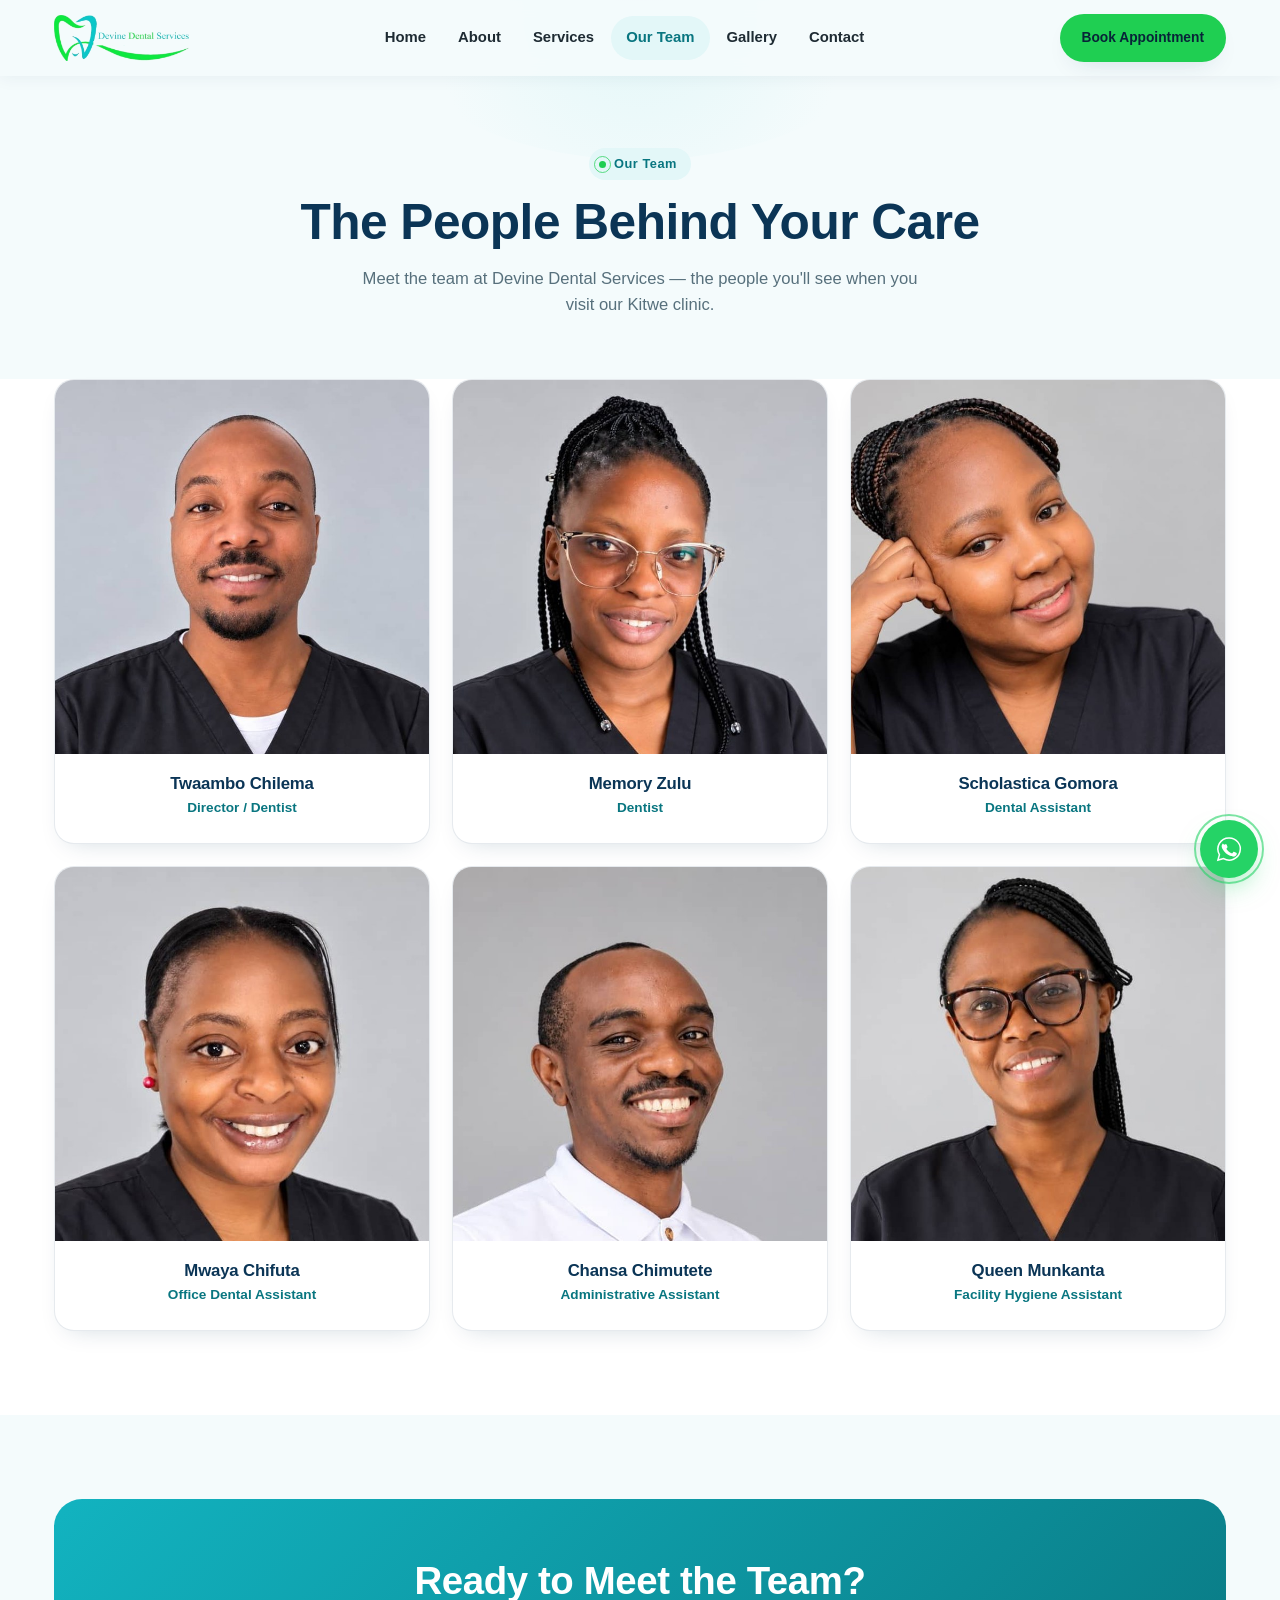
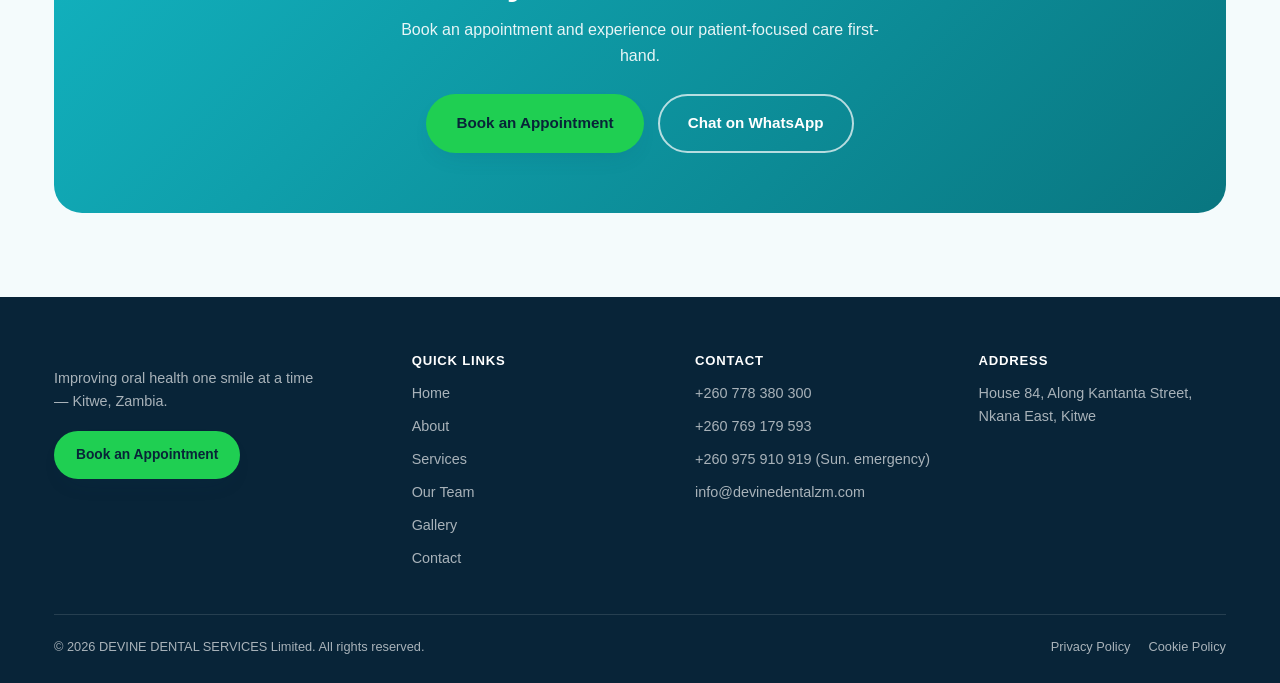
<file: team.html>
<!DOCTYPE html>
<html lang="en">
<head>
<meta charset="UTF-8">
<meta name="viewport" content="width=device-width, initial-scale=1.0">
<title>Our Team — Devine Dental Services | Kitwe, Zambia</title>
<meta name="description" content="Meet the Devine Dental Services team in Kitwe, Zambia.">
<meta http-equiv="Content-Security-Policy" content="default-src 'self'; script-src 'self' 'unsafe-inline'; style-src 'self' 'unsafe-inline' https://fonts.googleapis.com; font-src https://fonts.gstatic.com; img-src 'self' https://images.unsplash.com data:; frame-src https://www.google.com; connect-src 'self'; form-action 'self'; base-uri 'self'; object-src 'none'">
<meta name="referrer" content="strict-origin-when-cross-origin">
<link rel="icon" href="assets/img/logo-icon.png">
<link rel="stylesheet" href="css/style.css">
</head>
<body>

<header class="site-header">
  <div class="container nav-row">
    <a href="index.html" class="brand"><img src="assets/img/logo.png" alt="Devine Dental Services logo"></a>
    <nav class="nav-links" aria-label="Primary">
      <a href="index.html">Home</a><a href="about.html">About</a><a href="services.html">Services</a>
      <a href="team.html">Our Team</a><a href="gallery.html">Gallery</a><a href="contact.html">Contact</a>
    </nav>
    <div class="nav-actions">
      <a href="contact.html" class="btn btn-primary btn-sm">Book Appointment</a>
      <button class="nav-menu-btn" aria-label="Open menu" aria-expanded="false" aria-controls="mobileDrawer">
        <svg width="20" height="16" viewBox="0 0 20 16" fill="none"><path d="M0 1h20M0 8h20M0 15h20" stroke="currentColor" stroke-width="2"/></svg>
      </button>
    </div>
  </div>
</header>

<div class="mobile-drawer" id="mobileDrawer" role="dialog" aria-modal="true" aria-label="Mobile navigation" aria-hidden="true">
  <div class="mobile-drawer-backdrop"></div>
  <div class="mobile-drawer-panel">
    <div class="mobile-drawer-top">
      <img src="assets/img/logo.png" alt="Devine Dental Services" style="height:34px">
      <button class="mobile-drawer-close" aria-label="Close menu"><svg width="18" height="18" viewBox="0 0 18 18" fill="none"><path d="M1 1l16 16M17 1L1 17" stroke="currentColor" stroke-width="2"/></svg></button>
    </div>
    <nav aria-label="Mobile">
      <a href="index.html">Home</a><a href="about.html">About</a><a href="services.html">Services</a>
      <a href="team.html">Our Team</a><a href="gallery.html">Gallery</a><a href="contact.html">Contact</a>
    </nav>
    <div class="mobile-drawer-cta"><a href="contact.html" class="btn btn-primary btn-block">Book Appointment</a></div>
    <div class="mobile-drawer-quick">
      <strong style="font-size:.8rem;color:var(--navy)">Quick Contact</strong>
      <div class="row">
        <a href="tel:+260778380300"><svg width="18" height="18" viewBox="0 0 20 20" fill="none"><path d="M3 3c0 8 6 14 14 14l2-4-5-2-2 2c-2-1-4-3-5-5l2-2-2-5-4 2z" stroke="currentColor" stroke-width="1.6" stroke-linejoin="round"/></svg>Call</a>
        <a href="https://wa.me/260778380300" target="_blank" rel="noopener noreferrer"><svg width="18" height="18" viewBox="0 0 20 20" fill="none"><path d="M10 2a8 8 0 00-6.9 12l-1 4 4.1-1A8 8 0 1010 2z" stroke="currentColor" stroke-width="1.5"/></svg>WhatsApp</a>
        <a href="https://www.google.com/maps/dir/?api=1&destination=-12.8208934,28.22420173" target="_blank" rel="noopener noreferrer"><svg width="18" height="18" viewBox="0 0 20 20" fill="none"><path d="M2 4l8 6 8-6" stroke="currentColor" stroke-width="1.6"/><rect x="2" y="4" width="16" height="12" rx="2" stroke="currentColor" stroke-width="1.6"/></svg>Directions</a>
      </div>
    </div>
  </div>
</div>

<section class="page-hero">
  <div class="container inner">
    <span class="kicker"><span class="dot"></span>Our Team</span>
    <h1>The People Behind Your Care</h1>
    <p>Meet the team at Devine Dental Services — the people you'll see when you visit our Kitwe clinic.</p>
  </div>
</section>

<section class="section section-white" style="padding-top:0">
  <div class="container">
    <!-- TEAM DATA lives in js/data.js (the TEAM array). Update names, roles
         or photos there — this page renders straight from it. -->
    <div class="team-grid" id="teamGrid"></div>
  </div>
</section>

<section class="section section-bg">
  <div class="container">
    <div class="cta-band reveal">
      <h2>Ready to Meet the Team?</h2>
      <p>Book an appointment and experience our patient-focused care first-hand.</p>
      <div class="actions">
        <a href="contact.html" class="btn btn-primary">Book an Appointment</a>
        <a href="https://wa.me/260778380300" target="_blank" rel="noopener noreferrer" class="btn btn-outline">Chat on WhatsApp</a>
      </div>
    </div>
  </div>
</section>

<footer class="site-footer">
  <div class="container">
    <div class="footer-grid">
      <div class="footer-brand">
        <p>Improving oral health one smile at a time — Kitwe, Zambia.</p>
        <a href="contact.html" class="btn btn-primary btn-sm">Book an Appointment</a>
      </div>
      <div class="footer-col">
        <h4>QUICK LINKS</h4>
        <a href="index.html">Home</a><a href="about.html">About</a><a href="services.html">Services</a>
        <a href="team.html">Our Team</a><a href="gallery.html">Gallery</a><a href="contact.html">Contact</a>
      </div>
      <div class="footer-col">
        <h4>CONTACT</h4>
        <a href="tel:+260778380300">+260 778 380 300</a>
        <a href="tel:+260769179593">+260 769 179 593</a>
        <a href="tel:+260975910919">+260 975 910 919 (Sun. emergency)</a>
        <a href="mailto:info@devinedentalzm.com">info@devinedentalzm.com</a>
      </div>
      <div class="footer-col">
        <h4>ADDRESS</h4>
        <p>House 84, Along Kantanta Street, Nkana East, Kitwe</p>
      </div>
    </div>
    <div class="footer-bottom">
      <span>&copy; <span id="year"></span> DEVINE DENTAL SERVICES Limited. All rights reserved.</span>
      <div class="footer-legal">
        <a href="privacy.html">Privacy Policy</a>
        <a href="cookies.html">Cookie Policy</a>
      </div>
    </div>
  </div>
</footer>

<a href="https://wa.me/260778380300" target="_blank" rel="noopener noreferrer" class="wa-float" aria-label="Chat with us on WhatsApp">
  <svg width="28" height="28" viewBox="0 0 24 24" fill="none"><path d="M12 2.5a9.5 9.5 0 00-8.2 14.3L2.5 21.5l4.9-1.3A9.5 9.5 0 1012 2.5z" stroke="white" stroke-width="1.3" fill="none"/><path d="M8 8.5c.2-.6.5-.6.8-.6h.6c.2 0 .4 0 .6.4.2.5.7 1.6.7 1.8.1.1.1.3 0 .4-.1.2-.1.3-.3.5-.1.2-.3.3-.4.5-.1.1-.3.3-.1.6.2.3.8 1.3 1.8 2.1 1.2 1 2.1 1.3 2.5 1.5.3.1.5.1.6-.1.2-.2.7-.8.9-1.1.2-.3.4-.2.6-.1.2.1 1.5.7 1.8.8.3.1.5.2.5.3.1.2.1.9-.2 1.6-.3.7-1.6 1.4-2.2 1.4-.6.1-1.2.1-3.8-.9-3.2-1.3-5.2-4.5-5.4-4.7-.1-.2-1.3-1.7-1.3-3.2 0-1.5.8-2.2 1.1-2.5z" fill="white"/></svg>
</a>

<script src="js/data.js"></script>
<script src="js/main.js"></script>
<script>
  document.getElementById("year").textContent = new Date().getFullYear();
  const wrap = document.getElementById("teamGrid");
  TEAM.forEach((t) => {
    const el = document.createElement("div");
    el.className = "team-card reveal";
    el.innerHTML = `
      <div class="team-photo"><img src="${t.photo}" alt="${t.name}, ${t.role} at Devine Dental Services" loading="lazy"></div>
      <div class="info">
        <h3>${t.name}</h3>
        <div class="role">${t.role}</div>
      </div>`;
    wrap.appendChild(el);
  });
  if (window.armReveal) window.armReveal(wrap);
</script>
</body>
</html>
</file>
<file: css/style.css>
/* ==========================================================================
   DEVINE DENTAL SERVICES — DESIGN SYSTEM
   Palette drawn from the official logo: teal/dental-blue + fresh green,
   paired with a deeper professional navy for trust and readable charcoal
   text on very light, clean, clinical backgrounds.
   Type: Poppins (headings — friendly, confident) + Inter (body — clean, legible).
   ========================================================================== */

@import url("https://fonts.googleapis.com/css2?family=Poppins:wght@500;600;700;800&family=Inter:wght@400;500;600;700&display=swap");

:root {
  --teal: #12b3c0;
  --teal-deep: #097680;
  --teal-pale: #e3f7f8;
  --green: #1fcf52;
  --green-deep: #17a643;
  --green-pale: #e6faec;
  --navy: #0b3556;
  --navy-deep: #082438;
  --ink: #1e2b33;
  --ink-mute: #57707c;
  --bg: #f4fbfc;
  --white: #ffffff;
  --line: rgba(11, 53, 86, 0.1);
  --shadow: 0 22px 48px -22px rgba(11, 53, 86, 0.28);
  --shadow-sm: 0 10px 26px -14px rgba(11, 53, 86, 0.22);
  --radius: 20px;
  --radius-sm: 12px;
  --maxw: 1220px;
  --display: "Poppins", sans-serif;
  --body: "Inter", sans-serif;
  color-scheme: light;
}

* { box-sizing: border-box; }
html { scroll-behavior: smooth; }

@media (prefers-reduced-motion: reduce) {
  html { scroll-behavior: auto; }
  *, *::before, *::after {
    animation-duration: 0.001ms !important;
    animation-iteration-count: 1 !important;
    transition-duration: 0.001ms !important;
    scroll-behavior: auto !important;
  }
}

body {
  margin: 0;
  font-family: var(--body);
  background: var(--bg);
  color: var(--ink-mute);
  line-height: 1.6;
  -webkit-font-smoothing: antialiased;
  overflow-x: hidden;
}

img { max-width: 100%; display: block; }
a { color: inherit; text-decoration: none; }
button { font-family: inherit; cursor: pointer; }
ul { margin: 0; padding: 0; list-style: none; }

h1, h2, h3, h4 {
  font-family: var(--display);
  color: var(--navy);
  margin: 0;
  font-weight: 700;
  letter-spacing: -0.01em;
  line-height: 1.15;
}

.container { max-width: var(--maxw); margin: 0 auto; padding: 0 24px; }

a:focus-visible, button:focus-visible, input:focus-visible, textarea:focus-visible, select:focus-visible {
  outline: 2.5px solid var(--teal);
  outline-offset: 3px;
  border-radius: 4px;
}

/* ---------- Buttons ---------- */
.btn {
  display: inline-flex;
  align-items: center;
  justify-content: center;
  gap: 9px;
  padding: 15px 28px;
  border-radius: 999px;
  font-weight: 700;
  font-size: 0.95rem;
  font-family: var(--body);
  border: 2px solid transparent;
  transition: transform 0.2s ease, box-shadow 0.2s ease, background 0.2s ease, color 0.2s ease, border-color .2s ease;
  white-space: nowrap;
  min-height: 48px;
}
.btn:active { transform: scale(0.97); }
.btn:disabled, .btn[disabled] { opacity: 0.6; cursor: not-allowed; pointer-events: none; }
.btn-primary { background: var(--green); color: var(--navy-deep); box-shadow: var(--shadow-sm); }
.btn-primary:hover { background: var(--green-deep); color: var(--white); transform: translateY(-2px); box-shadow: var(--shadow); }
.btn-navy { background: var(--navy); color: var(--white); }
.btn-navy:hover { background: var(--navy-deep); transform: translateY(-2px); }
.btn-outline { background: transparent; color: var(--white); border-color: rgba(255,255,255,0.7); }
.btn-outline:hover { background: rgba(255,255,255,0.14); transform: translateY(-2px); }
.btn-ghost { background: transparent; color: var(--navy); border-color: var(--line); }
.btn-ghost:hover { border-color: var(--teal); color: var(--teal-deep); }
.btn-teal { background: var(--teal-pale); color: var(--teal-deep); }
.btn-teal:hover { background: var(--teal); color: var(--white); }
.btn-block { width: 100%; }
.btn-sm { padding: 11px 20px; font-size: 0.86rem; min-height: 40px; }

.kicker {
  display: inline-flex;
  align-items: center;
  gap: 8px;
  font-family: var(--body);
  font-weight: 700;
  color: var(--teal-deep);
  font-size: 0.8rem;
  letter-spacing: 0.04em;
  background: var(--teal-pale);
  padding: 6px 14px 6px 10px;
  border-radius: 999px;
  margin-bottom: 14px;
}
.kicker .dot { width: 7px; height: 7px; border-radius: 50%; background: var(--green); flex-shrink: 0; position: relative; }
.kicker .dot::after {
  content: ""; position: absolute; inset: -5px; border-radius: 50%;
  border: 1.5px solid var(--green); opacity: 0.7;
  animation: dotPulse 2.2s ease-out infinite;
}
@keyframes dotPulse { 0% { transform: scale(0.6); opacity: 0.7; } 100% { transform: scale(2.4); opacity: 0; } }

/* ==========================================================================
   WELCOME ANIMATION
   ========================================================================== */
#intro {
  position: fixed; inset: 0; z-index: 999;
  background: var(--white);
  display: flex; align-items: center; justify-content: center;
  transition: opacity 0.5s ease, visibility 0.5s ease;
}
#intro.hide { opacity: 0; visibility: hidden; pointer-events: none; }
.intro-inner { display: flex; flex-direction: column; align-items: center; gap: 18px; }
.intro-logo {
  width: 190px;
  opacity: 0;
  transform: scale(0.85);
  animation: introLogo 0.7s cubic-bezier(.2,.9,.25,1) forwards;
}
@keyframes introLogo {
  0% { opacity: 0; transform: scale(0.85) translateY(6px); }
  100% { opacity: 1; transform: scale(1) translateY(0); }
}
.intro-bar {
  width: 84px; height: 3px; border-radius: 3px;
  background: var(--line);
  overflow: hidden;
  opacity: 0;
  animation: introFade 0.4s ease 0.55s forwards;
}
.intro-bar::after {
  content: "";
  display: block; height: 100%; width: 0%;
  background: linear-gradient(90deg, var(--teal), var(--green));
  animation: introBar 1s ease 0.6s forwards;
}
@keyframes introBar { to { width: 100%; } }
.intro-tag {
  font-family: var(--display);
  font-weight: 600;
  font-size: 0.92rem;
  color: var(--navy);
  text-align: center;
  opacity: 0;
  animation: introFade 0.5s ease 0.85s forwards;
}
@keyframes introFade { to { opacity: 1; } }

/* ==========================================================================
   NAVIGATION
   ========================================================================== */
.site-header {
  position: fixed; top: 0; left: 0; right: 0; z-index: 200;
  background: rgba(244, 251, 252, 0.9);
  backdrop-filter: blur(10px);
  box-shadow: 0 2px 16px rgba(11,53,86,0.06);
  transition: box-shadow 0.3s ease, padding 0.3s ease;
  padding: 14px 0;
}
.site-header.solid { box-shadow: 0 4px 22px rgba(11,53,86,0.1); padding: 10px 0; }
.nav-row { display: flex; align-items: center; justify-content: space-between; gap: 18px; }
.brand { display: flex; align-items: center; gap: 10px; flex-shrink: 0; }
.brand img { height: 46px; width: auto; transition: height 0.3s ease; }
.site-header.solid .brand img { height: 40px; }
.nav-links { display: flex; align-items: center; gap: 2px; }
.nav-links a {
  padding: 10px 15px;
  border-radius: 999px;
  font-weight: 600;
  font-size: 0.93rem;
  color: var(--ink);
  transition: background 0.2s ease, color 0.2s ease;
}
.nav-links a:hover, .nav-links a.active { background: var(--teal-pale); color: var(--teal-deep); }
.nav-actions { display: flex; align-items: center; gap: 10px; }
.nav-menu-btn {
  display: none;
  background: var(--navy);
  color: var(--white);
  border: none; width: 46px; height: 46px; border-radius: 13px;
  align-items: center; justify-content: center; flex-shrink: 0;
}

/* Mobile drawer */
.mobile-drawer { position: fixed; inset: 0; z-index: 300; visibility: hidden; }
.mobile-drawer.open { visibility: visible; }
.mobile-drawer-backdrop { position: absolute; inset: 0; background: rgba(8,36,56,0.5); opacity: 0; transition: opacity 0.3s ease; }
.mobile-drawer.open .mobile-drawer-backdrop { opacity: 1; }
.mobile-drawer-panel {
  position: absolute; top: 0; right: 0; height: 100%; width: min(86vw, 380px);
  background: var(--white);
  box-shadow: -18px 0 40px rgba(0,0,0,0.2);
  transform: translateX(100%);
  transition: transform 0.35s cubic-bezier(.2,.9,.25,1);
  padding: 22px 26px; display: flex; flex-direction: column;
}
.mobile-drawer.open .mobile-drawer-panel { transform: translateX(0); }
.mobile-drawer-top { display: flex; justify-content: space-between; align-items: center; margin-bottom: 26px; }
.mobile-drawer-close {
  width: 44px; height: 44px; border-radius: 12px;
  border: 1.5px solid var(--line); background: var(--bg);
  display: flex; align-items: center; justify-content: center; color: var(--navy);
}
.mobile-drawer nav { display: flex; flex-direction: column; gap: 2px; }
.mobile-drawer nav a {
  padding: 15px 6px; font-family: var(--display); font-weight: 600;
  font-size: 1.2rem; color: var(--navy); border-bottom: 1px solid var(--line);
  opacity: 0; transform: translateX(16px);
  transition: opacity 0.35s ease, transform 0.35s ease;
}
.mobile-drawer.open nav a { opacity: 1; transform: translateX(0); }
.mobile-drawer.open nav a:nth-child(1) { transition-delay: .08s; }
.mobile-drawer.open nav a:nth-child(2) { transition-delay: .14s; }
.mobile-drawer.open nav a:nth-child(3) { transition-delay: .20s; }
.mobile-drawer.open nav a:nth-child(4) { transition-delay: .26s; }
.mobile-drawer.open nav a:nth-child(5) { transition-delay: .32s; }
.mobile-drawer.open nav a:nth-child(6) { transition-delay: .38s; }
.mobile-drawer-cta { margin-top: 20px; display: flex; flex-direction: column; gap: 10px; }
.mobile-drawer-quick { margin-top: auto; padding-top: 18px; border-top: 1px solid var(--line); }
.mobile-drawer-quick .row { display: flex; gap: 10px; margin-top: 10px; }
.mobile-drawer-quick a {
  flex: 1; display: flex; flex-direction: column; align-items: center; gap: 6px;
  padding: 12px 6px; border-radius: 14px; background: var(--bg);
  font-size: 0.72rem; font-weight: 700; color: var(--navy); text-align: center;
}
.mobile-drawer-quick a svg { color: var(--teal-deep); }

/* ==========================================================================
   HERO (home) — full-bleed background slideshow
   ========================================================================== */
.hero {
  position: relative;
  min-height: 92vh;
  display: flex;
  align-items: flex-end;
  overflow: hidden;
  color: var(--white);
  padding: 0;
}
.hero-slides { position: absolute; inset: 0; z-index: 0; }
.hero-slide {
  position: absolute; inset: 0;
  background-size: cover;
  background-position: center;
  opacity: 0;
  transition: opacity 1.6s ease;
}
.hero-slide.active { opacity: 1; animation: heroZoom 7s ease-out forwards; will-change: transform; }
@keyframes heroZoom { from { transform: scale(1); } to { transform: scale(1.08); } }
.hero-overlay {
  position: absolute; inset: 0; z-index: 1;
  background: linear-gradient(180deg, rgba(4,20,32,0.42) 0%, rgba(4,20,32,0.32) 40%, rgba(3,15,24,0.9) 100%);
}
.hero-grid { position: relative; z-index: 2; width: 100%; padding: 0 26px 78px; box-sizing: border-box; }
.hero-grid > div:first-child { max-width: 620px; }
.hero-text { transition: opacity 0.35s ease, transform 0.35s ease; }
.hero-text.swap { opacity: 0; transform: translateY(10px); }
.hero-eyebrow {
  font-weight: 700;
  letter-spacing: 0.14em;
  font-size: 0.78rem;
  color: var(--green);
  text-transform: uppercase;
  margin: 0 0 10px;
}
.word-mask { display: inline-block; overflow: hidden; vertical-align: top; }
.word-in {
  display: inline-block;
  transform: translateY(112%);
  opacity: 0;
  filter: blur(6px);
  animation: wordUp 0.7s cubic-bezier(.16,1,.3,1) forwards;
  animation-delay: var(--wd, 0ms);
}
@keyframes wordUp { to { transform: translateY(0); opacity: 1; filter: blur(0); } }
.hero h1 {
  font-size: clamp(2.4rem, 7vw, 3.8rem);
  line-height: 1.02;
  margin: 0 0 4px;
  color: var(--white);
  font-weight: 800;
  text-shadow: 0 2px 22px rgba(0,0,0,0.35);
}
.hero .flavour {
  font-size: clamp(0.85rem, 2vw, 1.05rem);
  font-weight: 800;
  letter-spacing: 0.16em;
  text-transform: uppercase;
  color: var(--green);
  margin: 0 0 20px;
}
.hero p.lead {
  font-size: 1.05rem;
  max-width: 470px;
  margin-bottom: 28px;
  color: rgba(255,255,255,0.94);
  text-shadow: 0 1px 12px rgba(0,0,0,0.3);
}
.hero-actions { display: flex; gap: 14px; flex-wrap: wrap; }
.hero-dots {
  position: absolute; z-index: 2; right: 24px; top: 50%; transform: translateY(-50%);
  display: flex; flex-direction: column; gap: 10px;
}
.hero-dots button { width: 8px; height: 8px; border-radius: 50%; background: rgba(255,255,255,0.4); border: none; padding: 0; }
.hero-dots button.active { background: var(--green); width: 10px; height: 26px; border-radius: 6px; }

/* ==========================================================================
   SECTION SCAFFOLDING
   ========================================================================== */
.section { padding: 84px 0; }
.section-tight { padding: 56px 0; }
.section-white { background: var(--white); }
.section-bg { background: var(--bg); }
.section-navy { background: var(--navy); color: rgba(255,255,255,0.82); }
.section-navy h2, .section-navy h3 { color: var(--white); }
.section-head { margin-bottom: 42px; max-width: 640px; }
.section-head.center { margin-left: auto; margin-right: auto; text-align: center; }
.section-head h2 { font-size: clamp(1.9rem, 4vw, 2.5rem); }
.section-head p { margin-top: 12px; font-size: 1.02rem; }
.section-head-row { display: flex; align-items: flex-end; justify-content: space-between; gap: 24px; flex-wrap: wrap; }

.reveal { opacity: 0; transform: translateY(24px); transition: opacity 0.65s ease, transform 0.65s ease; }
.reveal.in { opacity: 1; transform: translateY(0); }

/* ==========================================================================
   QUICK ACTIONS (home)
   ========================================================================== */
.quick-grid { display: grid; grid-template-columns: repeat(4, 1fr); gap: 18px; }
.quick-card {
  background: var(--white); border-radius: 18px; padding: 26px 20px;
  box-shadow: var(--shadow-sm); text-align: center;
  transition: transform 0.25s ease, box-shadow 0.25s ease;
  border: 1px solid var(--line);
}
.quick-card:hover { transform: translateY(-5px); box-shadow: var(--shadow); }
.quick-card .ic {
  width: 52px; height: 52px; border-radius: 14px; margin: 0 auto 14px;
  display: flex; align-items: center; justify-content: center;
  background: var(--teal-pale); color: var(--teal-deep);
}
.quick-card:nth-child(2n) .ic { background: var(--green-pale); color: var(--green-deep); }
.quick-card h3 { font-size: 1rem; margin-bottom: 4px; }
.quick-card span { font-size: 0.82rem; color: var(--ink-mute); }

/* ==========================================================================
   ABOUT PREVIEW (split)
   ========================================================================== */
.split { display: grid; grid-template-columns: 1fr 1fr; gap: 50px; align-items: center; }
.split-media { position: relative; }
.split-media img { width: 100%; aspect-ratio: 5/4.4; object-fit: cover; border-radius: 24px; box-shadow: var(--shadow); }
.split-media .badge {
  position: absolute; bottom: -22px; right: -18px; background: var(--green);
  color: var(--navy-deep); padding: 16px 20px; border-radius: 16px;
  box-shadow: var(--shadow-sm); font-family: var(--display); font-weight: 700;
  font-size: 0.95rem; max-width: 190px; text-align: center;
}
.split ul.points { margin-top: 20px; display: flex; flex-direction: column; gap: 12px; }
.split ul.points li { display: flex; gap: 10px; align-items: flex-start; font-size: 0.98rem; color: var(--ink); }
.split ul.points li svg { color: var(--green-deep); flex-shrink: 0; margin-top: 3px; }

/* ==========================================================================
   SERVICE CARDS
   ========================================================================== */
.services-grid { display: grid; grid-template-columns: repeat(3, 1fr); gap: 28px; }
.service-card {
  background: var(--white); border-radius: var(--radius); overflow: hidden;
  box-shadow: var(--shadow-sm); border: 1px solid var(--line);
  transition: transform 0.25s ease, box-shadow 0.25s ease, border-color .25s ease;
  display: flex; flex-direction: column; height: 100%;
}
.service-card:hover { transform: translateY(-6px); box-shadow: var(--shadow); border-color: transparent; }
.service-card .thumb { position: relative; aspect-ratio: 4/5; overflow: hidden; background: var(--bg); }
.service-card .thumb img { width: 100%; height: 100%; object-fit: cover; transition: transform 0.5s ease; }
.service-card:hover .thumb img { transform: scale(1.07); }
.service-card .body { padding: 30px 26px 32px; position: relative; flex: 1; display: flex; flex-direction: column; }
.service-card .ic {
  width: 54px; height: 54px; border-radius: 15px;
  display: flex; align-items: center; justify-content: center;
  background: var(--white);
  color: var(--teal-deep);
  position: absolute; top: -27px; left: 26px;
  box-shadow: var(--shadow-sm);
  border: 1px solid var(--line);
}
.service-card .body { padding-top: 38px; }
.service-card h3 { font-size: 1.18rem; margin-bottom: 10px; }
.service-card p { font-size: 0.96rem; line-height: 1.55; color: var(--ink-mute); }

/* ==========================================================================
   WHY CHOOSE US
   ========================================================================== */
.why-grid { display: grid; grid-template-columns: repeat(4, 1fr); gap: 20px; }
.why-card { text-align: left; padding: 4px; }
.why-card .ic {
  width: 50px; height: 50px; border-radius: 14px; margin-bottom: 16px;
  display: flex; align-items: center; justify-content: center;
  background: rgba(255,255,255,0.12); color: var(--green);
}
.why-card h3 { font-size: 1.05rem; margin-bottom: 8px; }
.why-card p { font-size: 0.92rem; }

/* ==========================================================================
   PATIENT JOURNEY
   ========================================================================== */
.journey { display: grid; grid-template-columns: repeat(5, 1fr); gap: 16px; position: relative; }
.journey::before {
  content: ""; position: absolute; top: 27px; left: 8%; right: 8%; height: 2px;
  background: repeating-linear-gradient(90deg, var(--line) 0 10px, transparent 10px 18px);
  z-index: 0;
  transform: scaleX(0);
  transform-origin: left center;
  transition: transform 1.3s cubic-bezier(.2,.9,.25,1) 0.15s;
}
.journey.in-view::before { transform: scaleX(1); }
.journey-step { position: relative; z-index: 1; text-align: center; }
.journey-step .num {
  width: 56px; height: 56px; border-radius: 50%; margin: 0 auto 14px;
  background: var(--white); border: 2px solid var(--teal);
  display: flex; align-items: center; justify-content: center;
  font-family: var(--display); font-weight: 700; color: var(--teal-deep); font-size: 1.1rem;
  box-shadow: var(--shadow-sm);
}
.journey-step:nth-child(5) .num { background: var(--green); border-color: var(--green); color: var(--navy-deep); }
.journey-step h4 { font-family: var(--display); font-size: 0.98rem; color: var(--navy); margin-bottom: 4px; }
.journey-step p { font-size: 0.82rem; color: var(--ink-mute); }

/* ==========================================================================
   APPOINTMENT CTA BAND
   ========================================================================== */
.cta-band {
  border-radius: 28px;
  background: linear-gradient(135deg, var(--teal) 0%, var(--teal-deep) 100%);
  padding: 60px 40px; text-align: center; color: var(--white); position: relative; overflow: hidden;
}
.cta-band h2 { color: var(--white); font-size: clamp(1.8rem, 4vw, 2.4rem); }
.cta-band p { max-width: 480px; margin: 14px auto 26px; color: rgba(255,255,255,0.9); }
.cta-band .actions { display: flex; gap: 14px; justify-content: center; flex-wrap: wrap; }

/* ==========================================================================
   LOCATION PREVIEW
   ========================================================================== */
.location-split { display: grid; grid-template-columns: 1fr 1fr; gap: 30px; align-items: stretch; }
.location-card {
  background: var(--white); border-radius: var(--radius); padding: 34px;
  box-shadow: var(--shadow-sm); border: 1px solid var(--line);
  display: flex; flex-direction: column; justify-content: center;
}
.location-card .addr { font-family: var(--display); font-size: 1.2rem; color: var(--navy); margin: 10px 0 24px; font-weight: 600; }
.location-card .actions { display: flex; gap: 12px; flex-wrap: wrap; }
.map-embed { border-radius: var(--radius); overflow: hidden; box-shadow: var(--shadow-sm); min-height: 300px; }
.map-embed iframe { width: 100%; height: 100%; min-height: 300px; border: 0; }

/* ==========================================================================
   FOOTER
   ========================================================================== */
.site-footer { background: var(--navy-deep); color: rgba(255,255,255,0.65); padding: 56px 0 26px; }
.footer-grid { display: grid; grid-template-columns: 1.3fr 1fr 1fr 1fr; gap: 36px; padding-bottom: 34px; border-bottom: 1px solid rgba(255,255,255,0.12); }
.footer-brand img { height: 40px; margin-bottom: 14px; }
.footer-brand p { max-width: 260px; font-size: 0.9rem; margin-bottom: 18px; }
.footer-col h4 { color: var(--white); font-family: var(--body); font-size: 0.82rem; letter-spacing: 0.06em; margin-bottom: 14px; }
.footer-col a, .footer-col p { display: block; font-size: 0.9rem; margin-bottom: 10px; color: rgba(255,255,255,0.65); }
.footer-col a:hover { color: var(--green); }
.footer-bottom { padding-top: 22px; display: flex; justify-content: space-between; flex-wrap: wrap; gap: 10px; font-size: 0.8rem; }
.footer-legal { display: flex; gap: 18px; }
.footer-legal a { color: rgba(255,255,255,0.65); }
.footer-legal a:hover { color: var(--green); }

/* ==========================================================================
   FLOATING WHATSAPP BUTTON
   ========================================================================== */
.wa-float {
  position: fixed; right: 22px; bottom: 22px; z-index: 250;
  width: 58px; height: 58px; border-radius: 50%;
  background: #25D366; color: var(--white);
  display: flex; align-items: center; justify-content: center;
  box-shadow: 0 12px 28px -8px rgba(37,211,102,0.55);
  transition: transform 0.25s ease;
}
.wa-float::before {
  content: ""; position: absolute; inset: -6px; border-radius: 50%;
  border: 2px solid #25D366; opacity: 0.6;
  animation: waPulse 2.6s ease-out infinite;
}
@keyframes waPulse { 0% { transform: scale(0.86); opacity: 0.55; } 100% { transform: scale(1.4); opacity: 0; } }
.wa-float:hover { transform: scale(1.08); }

/* ==========================================================================
   INNER PAGE HERO (about / services / team / gallery / contact)
   ========================================================================== */
.page-hero { padding: 148px 0 60px; text-align: center; position: relative; overflow: hidden; }
.page-hero::before {
  content: ""; position: absolute; top: -140px; left: 50%; transform: translateX(-50%);
  width: 520px; height: 300px; border-radius: 50%;
  background: radial-gradient(circle, var(--teal-pale) 0%, transparent 70%);
  z-index: 0;
}
.page-hero .inner { position: relative; z-index: 1; }
.page-hero h1 { font-size: clamp(2.2rem, 5.2vw, 3.1rem); }
.page-hero p { max-width: 560px; margin: 14px auto 0; font-size: 1.04rem; }

/* ==========================================================================
   ABOUT PAGE EXTRAS
   ========================================================================== */
.mission-card {
  background: var(--white); border-radius: var(--radius); padding: 40px;
  box-shadow: var(--shadow-sm); border: 1px solid var(--line); text-align: center;
}
.mission-card svg { color: var(--teal); margin-bottom: 16px; }
.mission-card svg path {
  stroke-dasharray: 1;
  stroke-dashoffset: 1;
  transition: stroke-dashoffset 1.15s cubic-bezier(.4,0,.2,1);
}
.mission-card.in svg path {
  stroke-dashoffset: 0;
  animation: toothShine 0.9s ease 1.05s;
}
@keyframes toothShine {
  0%, 100% { filter: drop-shadow(0 0 0 rgba(31,207,82,0)); }
  45% { filter: drop-shadow(0 0 7px rgba(31,207,82,0.7)); }
}
.mission-card h2 { font-size: 1.5rem; margin-bottom: 12px; }
.mission-card p { max-width: 620px; margin: 0 auto; font-size: 1.03rem; }

/* ==========================================================================
   TEAM PAGE
   ========================================================================== */
.team-grid { display: grid; grid-template-columns: repeat(3, 1fr); gap: 22px; }
.team-card { background: var(--white); border-radius: var(--radius); overflow: hidden; box-shadow: var(--shadow-sm); border: 1px solid var(--line); text-align: center; transition: transform .25s ease, box-shadow .25s ease; }
.team-card:hover { transform: translateY(-6px); box-shadow: var(--shadow); }
.team-photo {
  aspect-ratio: 1; background: linear-gradient(135deg, var(--teal-pale), var(--green-pale));
  overflow: hidden;
}
.team-photo img { width: 100%; height: 100%; object-fit: cover; display: block; transition: transform .5s ease; }
.team-card:hover .team-photo img { transform: scale(1.06); }
.team-card .info { padding: 20px 18px 24px; }
.team-card h3 { font-size: 1.05rem; margin-bottom: 4px; }
.team-card .role { font-size: 0.85rem; color: var(--teal-deep); font-weight: 700; }

/* ==========================================================================
   GALLERY PAGE
   ========================================================================== */
.masonry { columns: 4 260px; column-gap: 18px; }
.masonry-item {
  break-inside: avoid; margin-bottom: 18px; border-radius: 18px; overflow: hidden;
  cursor: zoom-in; position: relative; box-shadow: var(--shadow-sm);
}
.masonry-item img { width: 100%; display: block; transition: transform 0.5s ease; }
.masonry-item:hover img { transform: scale(1.06); }
.masonry-item .cap {
  position: absolute; left: 0; right: 0; bottom: 0; padding: 14px 16px;
  background: linear-gradient(0deg, rgba(8,36,56,0.78), transparent);
  color: var(--white); font-size: 0.84rem; font-weight: 700; opacity: 0; transition: opacity 0.3s ease;
}
.masonry-item:hover .cap { opacity: 1; }

.lightbox {
  position: fixed; inset: 0; z-index: 500; background: rgba(4,16,26,0.92);
  display: flex; align-items: center; justify-content: center;
  opacity: 0; visibility: hidden; transition: opacity 0.3s ease, visibility 0.3s ease; padding: 26px;
}
.lightbox.open { opacity: 1; visibility: visible; }
.lightbox img { max-width: min(90vw, 900px); max-height: 82vh; border-radius: 14px; box-shadow: 0 30px 80px rgba(0,0,0,0.5); }
.lightbox-cap { color: var(--teal-pale); margin-top: 14px; font-weight: 700; text-align: center; }
.lightbox-close, .lightbox-prev, .lightbox-next {
  position: absolute; background: rgba(255,255,255,0.12); border: 1px solid rgba(255,255,255,0.25);
  color: var(--white); border-radius: 50%; width: 48px; height: 48px; display: flex; align-items: center; justify-content: center;
}
.lightbox-close { top: 22px; right: 22px; }
.lightbox-prev { left: 22px; top: 50%; transform: translateY(-50%); }
.lightbox-next { right: 22px; top: 50%; transform: translateY(-50%); }
.lightbox-close:hover, .lightbox-prev:hover, .lightbox-next:hover { background: var(--teal); color: var(--white); }

/* ==========================================================================
   CONTACT / APPOINTMENT PAGE
   ========================================================================== */
.contact-grid { display: grid; grid-template-columns: 0.85fr 1.15fr; gap: 30px; align-items: start; }
.contact-info-card {
  background: var(--white); border-radius: var(--radius); padding: 32px;
  box-shadow: var(--shadow-sm); border: 1px solid var(--line);
}
.contact-row { display: flex; align-items: flex-start; gap: 14px; margin-bottom: 20px; }
.contact-row .ic {
  width: 44px; height: 44px; border-radius: 12px; background: var(--teal-pale); color: var(--teal-deep);
  display: flex; align-items: center; justify-content: center; flex-shrink: 0;
}
.contact-row div strong { display: block; font-size: 0.95rem; color: var(--navy); margin-bottom: 3px; }
.contact-row div a, .contact-row div p { display: block; font-size: 0.9rem; color: var(--ink-mute); margin: 0; }
.contact-row div a:hover { color: var(--teal-deep); }
.quick-contact-btns { display: flex; flex-direction: column; gap: 10px; margin-top: 22px; }

.appt-form { background: var(--white); border-radius: var(--radius); padding: 34px; box-shadow: var(--shadow-sm); border: 1px solid var(--line); }
.hp-field {
  position: absolute !important;
  width: 1px; height: 1px;
  padding: 0; margin: -1px;
  overflow: hidden;
  clip: rect(0,0,0,0);
  white-space: nowrap;
  border: 0;
}
.form-grid { display: grid; grid-template-columns: 1fr 1fr; gap: 18px; }
.field { margin-bottom: 18px; }
.field.full { grid-column: 1 / -1; }
.field label { display: block; font-size: 0.86rem; font-weight: 700; color: var(--navy); margin-bottom: 7px; }
.field input, .field select, .field textarea {
  width: 100%; padding: 13px 16px; border-radius: 12px; border: 1.5px solid var(--line);
  font-family: var(--body); font-size: 0.95rem; color: var(--ink); background: var(--bg);
  min-height: 48px;
}
.field textarea { min-height: 110px; resize: vertical; }
.field input:focus, .field select:focus, .field textarea:focus { outline: none; border-color: var(--teal); background: var(--white); }
.form-note { font-size: 0.82rem; color: var(--ink-mute); margin-top: 14px; }
.form-success {
  display: none; align-items: center; gap: 12px; background: var(--green-pale); color: var(--green-deep);
  padding: 16px 18px; border-radius: 14px; margin-bottom: 20px; font-size: 0.92rem; font-weight: 600;
}
.form-success.show { display: flex; }
.form-success svg path { stroke-dasharray: 22; stroke-dashoffset: 22; }
.form-success.show svg circle { animation: successRing .4s ease forwards; transform-origin: center; }
.form-success.show svg path { animation: successCheck .5s ease .25s forwards; }
@keyframes successRing { from { transform: scale(0.5); opacity: 0; } to { transform: scale(1); opacity: 1; } }
@keyframes successCheck { to { stroke-dashoffset: 0; } }

/* ==========================================================================
   SCROLL PROGRESS BAR
   ========================================================================== */
#scrollProgress {
  position: fixed; top: 0; left: 0; height: 3px; width: 0%;
  background: linear-gradient(90deg, var(--teal), var(--green));
  z-index: 400; transition: width 0.1s linear;
}

/* ==========================================================================
   LEGAL PAGES (Privacy / Cookie Policy)
   ========================================================================== */
.legal-page { padding: 150px 0 90px; }
.legal-page .updated { color: var(--ink-mute); font-size: 0.88rem; margin-bottom: 40px; }
.legal-content { max-width: 760px; }
.legal-content h2 { font-size: 1.35rem; margin: 40px 0 12px; }
.legal-content h2:first-child { margin-top: 0; }
.legal-content p { margin: 0 0 16px; font-size: 1rem; }
.legal-content ul { margin: 0 0 16px; padding-left: 20px; list-style: disc; }
.legal-content li { margin-bottom: 8px; }
.legal-content a { color: var(--teal-deep); font-weight: 600; text-decoration: underline; }
.legal-content strong { color: var(--navy); }

@media (max-width: 720px) {
  .legal-page { padding: 118px 0 60px; }
}

/* ==========================================================================
   RESPONSIVE
   ========================================================================== */
@media (max-width: 1080px) {
  .nav-links { display: none; }
  .nav-menu-btn { display: flex; }
  .brand img { height: 38px; }
  .hero-grid { grid-template-columns: 1fr; }
  .split { grid-template-columns: 1fr; }
  .split-media { order: -1; }
  .services-grid { grid-template-columns: repeat(2, 1fr); }
  .why-grid { grid-template-columns: repeat(2, 1fr); }
  .quick-grid { grid-template-columns: repeat(2, 1fr); }
  .team-grid { grid-template-columns: repeat(2, 1fr); }
  .journey { grid-template-columns: repeat(5, 1fr); }
  .footer-grid { grid-template-columns: 1fr 1fr; }
  .location-split { grid-template-columns: 1fr; }
  .contact-grid { grid-template-columns: 1fr; }
  .masonry { columns: 3 220px; }
}

@media (max-width: 720px) {
  .container { padding: 0 18px; }
  .section { padding: 56px 0; }
  .section-tight { padding: 40px 0; }
  .hero { min-height: 100vh; min-height: 100svh; }
  .hero-grid { padding: 0 20px 56px; }
  .cta-band, .location-card { padding: 40px 22px; border-radius: 22px; }
  .quick-grid { grid-template-columns: repeat(2, 1fr); gap: 12px; }
  .quick-card { padding: 20px 14px; }
  .journey { grid-template-columns: repeat(2, 1fr); gap: 26px 14px; }
  .journey::before { display: none; }
  .footer-grid { grid-template-columns: 1fr; gap: 28px; }
  .footer-bottom { flex-direction: column; text-align: center; }
  .footer-legal { justify-content: center; }
  .masonry { columns: 2 160px; column-gap: 12px; }
  .masonry-item { margin-bottom: 12px; border-radius: 14px; }
  .form-grid { grid-template-columns: 1fr; }
  .appt-form, .contact-info-card { padding: 24px 20px; }
  .page-hero { padding-top: 118px; }
  .lightbox-prev { left: 10px; } .lightbox-next { right: 10px; }
  .lightbox-prev, .lightbox-next { width: 40px; height: 40px; }
  .wa-float { right: 16px; bottom: 16px; width: 54px; height: 54px; }
}

@media (max-width: 480px) {
  .services-grid, .why-grid, .team-grid { grid-template-columns: 1fr; }
  .journey { grid-template-columns: 1fr 1fr; }
  .hero { min-height: 100vh; min-height: 100svh; }
  .hero h1 { font-size: 2.1rem; }
  .btn { padding: 14px 22px; font-size: 0.9rem; }
}
</file>
